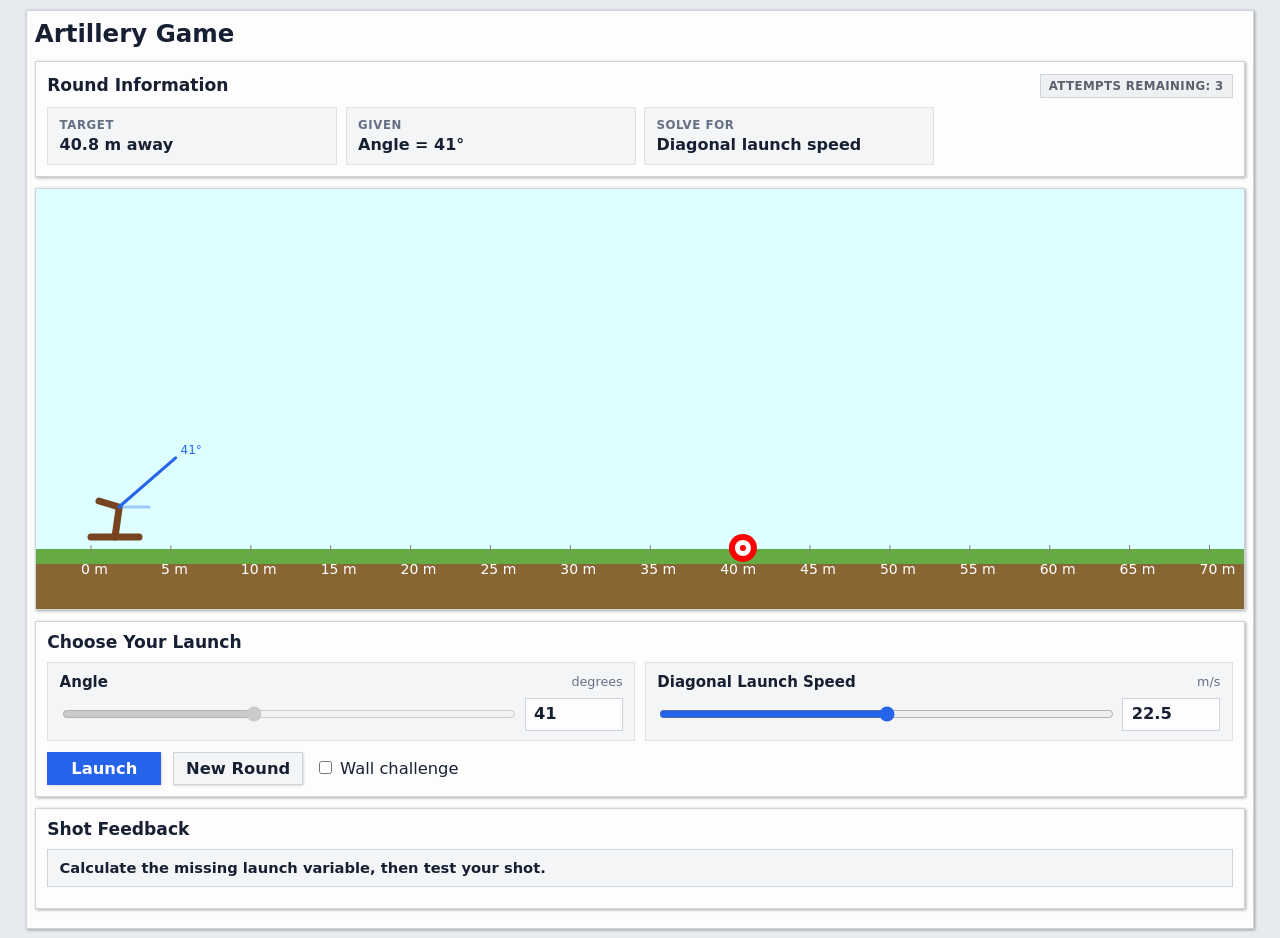
<file: artillery/index.html>
<!doctype html>
<html lang="en">
  <head>
    <meta charset="UTF-8" />
    <meta name="viewport" content="width=device-width, initial-scale=1.0" />
    <title>Projectile Motion Artillery</title>
    <link rel="stylesheet" href="style.css" />
  </head>

  <body>
    <main class="game-shell">
      <header class="game-header">
        <h1>Artillery Game</h1>
      </header>

      <section class="scenario-panel">
        <div class="section-heading-row">
          <h2>Round Information</h2>

          <strong id="attemptsRemaining" class="attempt-badge">
            Attempts remaining: 3
          </strong>
        </div>

        <div class="scenario-grid">
          <div class="info-card">
            <span class="info-label">Target</span>
            <strong id="targetInfo">—</strong>
          </div>

          <div class="info-card">
            <span class="info-label">Given</span>
            <strong id="givenInfo">—</strong>
          </div>

          <div class="info-card">
            <span class="info-label">Solve For</span>
            <strong id="solveInfo">—</strong>
          </div>

          <div id="wallCard" class="info-card" hidden>
            <span class="info-label">Wall</span>
            <strong id="wallInfo">—</strong>
          </div>
        </div>
      </section>

      <section class="canvas-panel">
        <canvas id="gameCanvas"></canvas>
      </section>

      <section class="controls-panel">
        <h2>Choose Your Launch</h2>

        <div class="controls-grid">
          <div class="control-group">
            <div class="control-label-row">
              <label for="angleInput">Angle</label>
              <span>degrees</span>
            </div>

            <div class="dual-control">
              <input id="angleSlider" type="range" min="20" max="70" step="1" />

              <input id="angleInput" type="number" min="20" max="70" step="1" />
            </div>
          </div>

          <div class="control-group">
            <div class="control-label-row">
              <label for="speedInput">Diagonal Launch Speed</label>
              <span>m/s</span>
            </div>

            <div class="dual-control">
              <input
                id="speedSlider"
                type="range"
                min="15"
                max="30"
                step="0.1"
              />

              <input
                id="speedInput"
                type="number"
                min="15"
                max="30"
                step="0.1"
              />
            </div>
          </div>
        </div>

        <div class="action-row">
          <button id="launchButton" class="button button-primary" type="button">
            Launch
          </button>

          <button
            id="newRoundButton"
            class="button button-secondary"
            type="button"
          >
            New Round
          </button>

          <label>
            <input id="wallToggle" type="checkbox" />
            Wall challenge
          </label>

          <p id="validationMessage" class="validation-message"></p>
        </div>
      </section>

      <section class="feedback-panel">
        <h2>Shot Feedback</h2>

        <div id="statusMessage" class="status-message status-neutral">
          Calculate the missing launch variable, then test your shot.
        </div>

        <div id="shotSummary" class="summary-list">
          <p class="summary-placeholder"></p>
        </div>
      </section>
    </main>

    <script src="script.js"></script>
  </body>
</html>
</file>
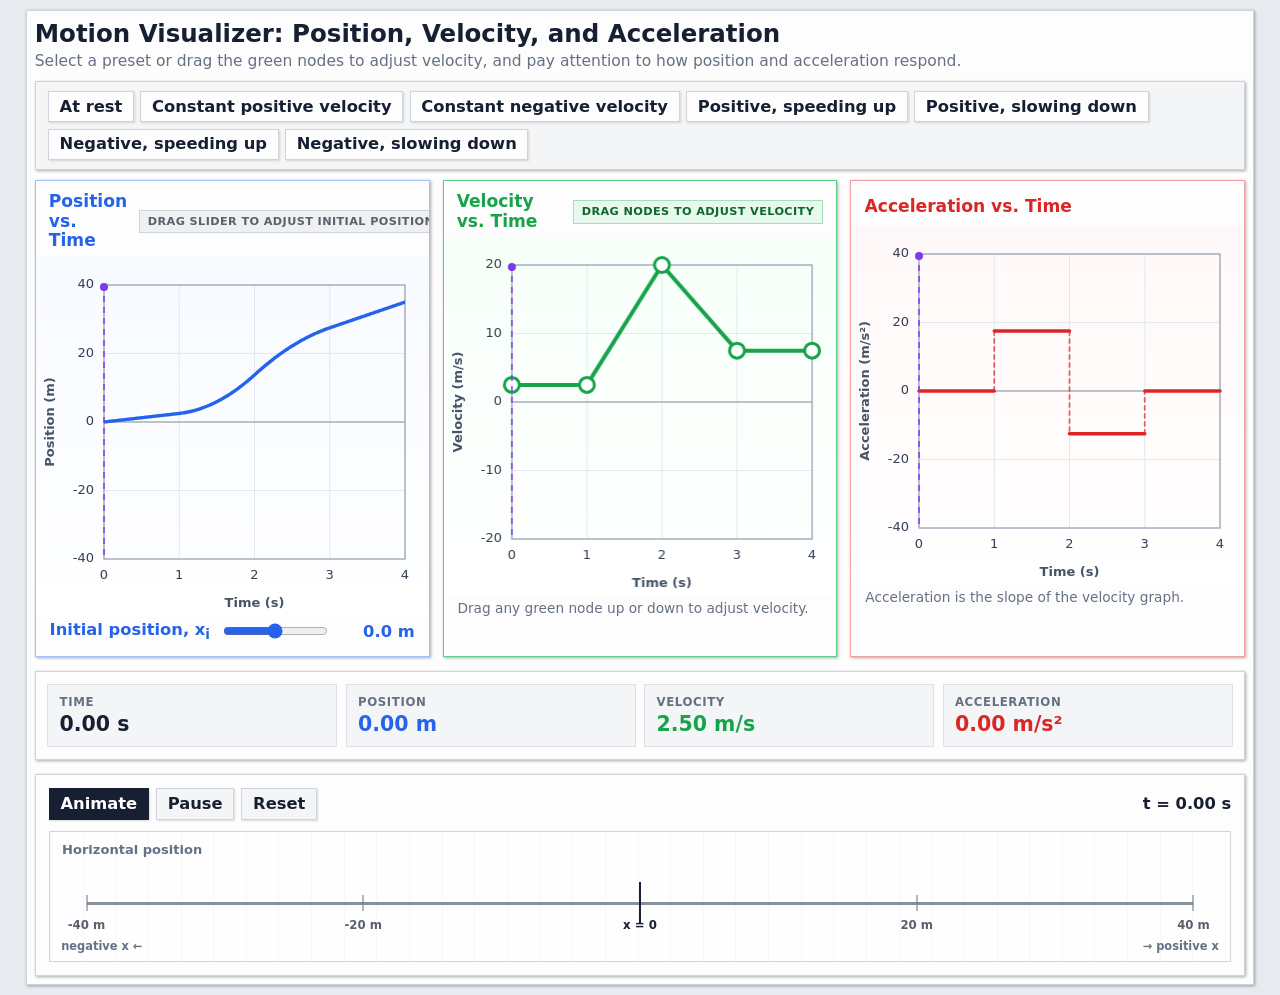
<file: pos_velo_accel/index.html>
<!doctype html>
<html lang="en">
  <head>
    <meta charset="UTF-8" />
    <meta name="viewport" content="width=device-width, initial-scale=1.0" />
    <title>Motion Visualizer: Position, Velocity, and Acceleration</title>
    <link rel="stylesheet" href="./style.css" />
  </head>

  <body>
    <main>
      <header>
        <h1>Motion Visualizer: Position, Velocity, and Acceleration</h1>
        <p class="subtitle">
          Select a preset or drag the green nodes to adjust velocity, and pay
          attention to how position and acceleration respond.
        </p>
      </header>

      <section class="preset-buttons" aria-label="Preset motion examples">
        <button class="preset-button" data-preset="rest">At rest</button>
        <button class="preset-button" data-preset="positive">
          Constant positive velocity
        </button>
        <button class="preset-button" data-preset="negative">
          Constant negative velocity
        </button>
        <button class="preset-button" data-preset="speed-right">
          Positive, speeding up
        </button>
        <button class="preset-button" data-preset="slow-right">
          Positive, slowing down
        </button>
        <button class="preset-button" data-preset="speed-left">
          Negative, speeding up
        </button>
        <button class="preset-button" data-preset="slow-left">
          Negative, slowing down
        </button>
      </section>

      <section class="graphs" aria-label="Motion graphs">
        <article class="graph-card position">
          <div class="graph-header">
            <h2 class="graph-title position-text">Position vs. Time</h2>
            <span class="badge locked"
              >Drag slider to adjust initial position</span
            >
          </div>

          <canvas
            id="positionCanvas"
            class="graph"
            aria-label="Position versus time graph"
          ></canvas>

          <div class="xi-control">
            <label for="xiSlider">Initial position, x<sub>i</sub></label>
            <input id="xiSlider" type="range" />
            <span id="xiValue">0.0 m</span>
          </div>
        </article>

        <article class="graph-card velocity">
          <div class="graph-header">
            <h2 class="graph-title velocity-text">Velocity vs. Time</h2>
            <span class="badge control">Drag nodes to adjust velocity</span>
          </div>

          <canvas
            id="velocityCanvas"
            class="graph"
            aria-label="Interactive velocity versus time graph"
          ></canvas>

          <div class="graph-note">
            Drag any green node up or down to adjust velocity.
          </div>
        </article>

        <article class="graph-card acceleration">
          <div class="graph-header">
            <h2 class="graph-title acceleration-text">Acceleration vs. Time</h2>
          </div>

          <canvas
            id="accelerationCanvas"
            class="graph"
            aria-label="Acceleration versus time graph"
          ></canvas>

          <div class="graph-note">
            Acceleration is the slope of the velocity graph.
          </div>
        </article>
      </section>

      <section class="live-panel" aria-label="Live motion data">
        <div class="live-item">
          <span class="label">Time</span>
          <span class="value" id="dataTime">0.00 s</span>
        </div>

        <div class="live-item position-value">
          <span class="label">Position</span>
          <span class="value" id="dataPosition">0.00 m</span>
        </div>

        <div class="live-item velocity-value">
          <span class="label">Velocity</span>
          <span class="value" id="dataVelocity">0.00 m/s</span>
        </div>

        <div class="live-item acceleration-value">
          <span class="label">Acceleration</span>
          <span class="value" id="dataAcceleration">0.00 m/s²</span>
        </div>
      </section>

      <section class="motion-panel" aria-label="Motion animation">
        <div class="motion-controls">
          <button id="animateButton" class="control-button primary">
            Animate
          </button>
          <button id="pauseButton" class="control-button secondary">
            Pause
          </button>
          <button id="resetAnimationButton" class="control-button secondary">
            Reset
          </button>
          <div class="time-readout" id="animationTime">t = 0.00 s</div>
        </div>

        <div class="motion-track">
          <div class="track-caption">Horizontal position</div>

          <div class="track-axis" id="trackAxis">
            <div id="car" aria-hidden="true">
              <img src="./car.png" alt="" />
            </div>
          </div>

          <span class="track-side left">negative x ←</span>
          <span class="track-side right">→ positive x</span>
        </div>
      </section>
    </main>

    <script>
      (() => {
        "use strict";

        // ================================================================
        // CONFIGURATION
        // Change ranges here; graphs, ticks, dragging, track, and animation
        // derive their scales automatically.
        // ================================================================

        const config = {
          times: [0, 1, 2, 3, 4],

          position: {
            min: -40,
            max: 40,
          },

          velocity: {
            min: -20,
            max: 20,
            dragStep: 0.1,
          },

          initialPosition: {
            min: -20,
            max: 20,
            step: 0.5,
            value: 0,
          },

          tickIntervals: 4,
        };

        const times = config.times;

        let velocities = [2.5, 2.5, 20, 7.5, 7.5];
        let initialPosition = config.initialPosition.value;

        const colors = {
          position: "#2563eb",
          velocity: "#16a34a",
          acceleration: "#dc2626",
          grid: "#e2e8f0",
          cursor: "#7c3aed",
          text: "#344054",
        };

        const presets = {
          rest: [0, 0, 0, 0, 0],
          positive: [5, 5, 5, 5, 5],
          negative: [-5, -5, -5, -5, -5],
          "speed-right": [0, 5, 10, 15, 20],
          "slow-right": [20, 15, 10, 5, 0],
          "speed-left": [0, -5, -10, -15, -20],
          "slow-left": [-20, -15, -10, -5, 0],
        };

        const positionCanvas = document.getElementById("positionCanvas");
        const velocityCanvas = document.getElementById("velocityCanvas");
        const accelerationCanvas =
          document.getElementById("accelerationCanvas");
        const canvases = [positionCanvas, velocityCanvas, accelerationCanvas];

        const xiSlider = document.getElementById("xiSlider");
        const xiValue = document.getElementById("xiValue");

        const dataTime = document.getElementById("dataTime");
        const dataPosition = document.getElementById("dataPosition");
        const dataVelocity = document.getElementById("dataVelocity");
        const dataAcceleration = document.getElementById("dataAcceleration");
        const animationTime = document.getElementById("animationTime");

        const animateButton = document.getElementById("animateButton");
        const pauseButton = document.getElementById("pauseButton");
        const resetAnimationButton = document.getElementById(
          "resetAnimationButton",
        );

        const trackAxis = document.getElementById("trackAxis");
        const car = document.getElementById("car");

        const margins = {
          left: 68,
          right: 24,
          top: 28,
          bottom: 58,
        };

        let selectedTime = times[0];
        let activeVelocityNode = null;
        let carVisible = false;
        let lastNonzeroDirection = 1;

        let animationState = "stopped";
        let animationStartWallTime = 0;
        let animationCurrentTime = times[0];
        let animationFrameId = null;

        function clamp(value, min, max) {
          return Math.max(min, Math.min(max, value));
        }

        function cleanNumber(value, decimals = 2) {
          const rounded = Number(value.toFixed(decimals));
          return Object.is(rounded, -0) ? 0 : rounded;
        }

        function smallestTimeInterval() {
          let smallest = Infinity;

          for (let i = 0; i < times.length - 1; i++) {
            smallest = Math.min(smallest, times[i + 1] - times[i]);
          }

          return smallest;
        }

        function rangeFor(quantity) {
          if (quantity === "time") {
            return {
              min: times[0],
              max: times[times.length - 1],
            };
          }

          if (quantity === "acceleration") {
            const maxAcceleration =
              (config.velocity.max - config.velocity.min) /
              smallestTimeInterval();

            return {
              min: -maxAcceleration,
              max: maxAcceleration,
            };
          }

          return config[quantity];
        }

        function niceTickStep(min, max, intervals = config.tickIntervals) {
          const roughStep = (max - min) / intervals;
          const magnitude = 10 ** Math.floor(Math.log10(roughStep));
          const normalized = roughStep / magnitude;

          let nice;

          if (normalized <= 1) nice = 1;
          else if (normalized <= 2) nice = 2;
          else if (normalized <= 5) nice = 5;
          else nice = 10;

          return nice * magnitude;
        }

        function makeTicks(min, max) {
          const step = niceTickStep(min, max);
          const ticks = [];
          const start = Math.ceil(min / step) * step;

          for (let value = start; value <= max + 1e-9; value += step) {
            ticks.push(cleanNumber(value, 10));
          }

          return ticks;
        }

        function intervalIndexAt(t) {
          const timeRange = rangeFor("time");
          const tc = clamp(t, timeRange.min, timeRange.max);

          if (tc >= timeRange.max) {
            return times.length - 2;
          }

          for (let i = 0; i < times.length - 1; i++) {
            if (tc >= times[i] && tc < times[i + 1]) {
              return i;
            }
          }

          return 0;
        }

        function intervalAcceleration(i) {
          const dt = times[i + 1] - times[i];
          return (velocities[i + 1] - velocities[i]) / dt;
        }

        // Velocity is linear between each pair of fixed-time nodes.
        function velocityAt(t) {
          const timeRange = rangeFor("time");
          const tc = clamp(t, timeRange.min, timeRange.max);
          const i = intervalIndexAt(tc);

          const t0 = times[i];
          const t1 = times[i + 1];
          const fraction = (tc - t0) / (t1 - t0);

          return velocities[i] + (velocities[i + 1] - velocities[i]) * fraction;
        }

        // Position is the exact integral of the piecewise-linear velocity graph.
        function positionAt(t) {
          const timeRange = rangeFor("time");
          const tc = clamp(t, timeRange.min, timeRange.max);
          const i = intervalIndexAt(tc);

          let x = initialPosition;

          for (let k = 0; k < i; k++) {
            const dt = times[k + 1] - times[k];
            x += ((velocities[k] + velocities[k + 1]) / 2) * dt;
          }

          const dtLocal = tc - times[i];
          const a = intervalAcceleration(i);

          return x + velocities[i] * dtLocal + 0.5 * a * dtLocal * dtLocal;
        }

        // Acceleration is constant within each straight velocity segment.
        // At a sharp interior corner, the instantaneous derivative is undefined.
        function accelerationAt(t) {
          const timeRange = rangeFor("time");
          const tc = clamp(t, timeRange.min, timeRange.max);
          const epsilon = 1e-8;

          for (let i = 1; i < times.length - 1; i++) {
            if (Math.abs(tc - times[i]) < epsilon) {
              const left = intervalAcceleration(i - 1);
              const right = intervalAcceleration(i);

              return Math.abs(left - right) < epsilon ? left : null;
            }
          }

          return intervalAcceleration(intervalIndexAt(tc));
        }

        function motionAt(t) {
          const timeRange = rangeFor("time");

          return {
            t: clamp(t, timeRange.min, timeRange.max),
            x: positionAt(t),
            v: velocityAt(t),
            a: accelerationAt(t),
          };
        }

        function ensureCanvasResolution(canvas) {
          const dpr = Math.min(window.devicePixelRatio || 1, 2);
          const width = Math.max(1, canvas.clientWidth);
          const height = Math.max(1, canvas.clientHeight);
          const targetWidth = Math.round(width * dpr);
          const targetHeight = Math.round(height * dpr);

          if (canvas.width !== targetWidth || canvas.height !== targetHeight) {
            canvas.width = targetWidth;
            canvas.height = targetHeight;
          }

          const ctx = canvas.getContext("2d");
          ctx.setTransform(dpr, 0, 0, dpr, 0, 0);

          return { ctx, width, height };
        }

        function plotRect(width, height) {
          return {
            left: margins.left,
            top: margins.top,
            right: width - margins.right,
            bottom: height - margins.bottom,
            width: width - margins.left - margins.right,
            height: height - margins.top - margins.bottom,
          };
        }

        function timeToX(t, rect) {
          const range = rangeFor("time");

          return (
            rect.left + ((t - range.min) / (range.max - range.min)) * rect.width
          );
        }

        function valueToY(value, yMin, yMax, rect) {
          return rect.bottom - ((value - yMin) / (yMax - yMin)) * rect.height;
        }

        function xToTime(x, rect) {
          const range = rangeFor("time");
          const fraction = (x - rect.left) / rect.width;

          return clamp(
            range.min + fraction * (range.max - range.min),
            range.min,
            range.max,
          );
        }

        function yToValue(y, yMin, yMax, rect) {
          const fraction = (rect.bottom - y) / rect.height;
          return clamp(yMin + fraction * (yMax - yMin), yMin, yMax);
        }

        function pointerCanvasPosition(event, canvas) {
          const rect = canvas.getBoundingClientRect();

          return {
            x: (event.clientX - rect.left) * (canvas.clientWidth / rect.width),
            y: (event.clientY - rect.top) * (canvas.clientHeight / rect.height),
          };
        }

        function drawGraphFrame(canvas, { yMin, yMax, yTicks, yLabel }) {
          const { ctx, width, height } = ensureCanvasResolution(canvas);
          const rect = plotRect(width, height);
          const timeRange = rangeFor("time");

          ctx.clearRect(0, 0, width, height);
          ctx.save();

          ctx.font = "13px system-ui, -apple-system, Segoe UI, sans-serif";
          ctx.fillStyle = colors.text;
          ctx.strokeStyle = colors.grid;
          ctx.lineWidth = 1;

          for (const t of makeTicks(timeRange.min, timeRange.max)) {
            const x = timeToX(t, rect);

            ctx.beginPath();
            ctx.moveTo(x, rect.top);
            ctx.lineTo(x, rect.bottom);
            ctx.stroke();

            ctx.textAlign = "center";
            ctx.textBaseline = "top";
            ctx.fillStyle = colors.text;
            ctx.fillText(String(t), x, rect.bottom + 10);
          }

          for (const value of yTicks) {
            const y = valueToY(value, yMin, yMax, rect);
            const isZero = Math.abs(value) < 1e-9;

            ctx.strokeStyle = isZero ? "#a5afbd" : colors.grid;
            ctx.lineWidth = isZero ? 1.6 : 1;

            ctx.beginPath();
            ctx.moveTo(rect.left, y);
            ctx.lineTo(rect.right, y);
            ctx.stroke();

            ctx.fillStyle = colors.text;
            ctx.textAlign = "right";
            ctx.textBaseline = "middle";
            ctx.fillText(String(value), rect.left - 10, y);
          }

          ctx.strokeStyle = "#9aa5b5";
          ctx.lineWidth = 1.25;
          ctx.strokeRect(rect.left, rect.top, rect.width, rect.height);

          ctx.fillStyle = "#475467";
          ctx.font = "700 13px system-ui, -apple-system, Segoe UI, sans-serif";
          ctx.textAlign = "center";
          ctx.textBaseline = "alphabetic";
          ctx.fillText("Time (s)", rect.left + rect.width / 2, height - 10);

          ctx.save();
          ctx.translate(18, rect.top + rect.height / 2);
          ctx.rotate(-Math.PI / 2);
          ctx.fillText(yLabel, 0, 0);
          ctx.restore();

          ctx.restore();

          return { ctx, rect };
        }

        function drawSelectedTimeCursor(ctx, rect) {
          const t =
            animationState === "playing" || animationState === "paused"
              ? animationCurrentTime
              : selectedTime;

          const x = timeToX(t, rect);

          ctx.save();
          ctx.strokeStyle = colors.cursor;
          ctx.lineWidth = animationState === "playing" ? 2 : 1.5;
          ctx.setLineDash([6, 5]);

          ctx.beginPath();
          ctx.moveTo(x, rect.top);
          ctx.lineTo(x, rect.bottom);
          ctx.stroke();

          ctx.setLineDash([]);
          ctx.fillStyle = colors.cursor;

          ctx.beginPath();
          ctx.arc(x, rect.top + 2, 4, 0, Math.PI * 2);
          ctx.fill();

          ctx.restore();
        }

        function drawPositionGraph() {
          const range = rangeFor("position");
          const timeRange = rangeFor("time");

          const { ctx, rect } = drawGraphFrame(positionCanvas, {
            yMin: range.min,
            yMax: range.max,
            yTicks: makeTicks(range.min, range.max),
            yLabel: "Position (m)",
          });

          ctx.save();

          // Position may physically exceed the displayed window.
          ctx.beginPath();
          ctx.rect(rect.left, rect.top, rect.width, rect.height);
          ctx.clip();

          ctx.beginPath();

          const samples = 240;

          for (let i = 0; i <= samples; i++) {
            const t =
              timeRange.min + (i / samples) * (timeRange.max - timeRange.min);

            const x = timeToX(t, rect);
            const y = valueToY(positionAt(t), range.min, range.max, rect);

            if (i === 0) {
              ctx.moveTo(x, y);
            } else {
              ctx.lineTo(x, y);
            }
          }

          ctx.strokeStyle = colors.position;
          ctx.lineWidth = 3.4;
          ctx.lineJoin = "round";
          ctx.lineCap = "round";
          ctx.stroke();
          ctx.restore();

          drawSelectedTimeCursor(ctx, rect);
        }

        function drawVelocityGraph() {
          const range = rangeFor("velocity");

          const { ctx, rect } = drawGraphFrame(velocityCanvas, {
            yMin: range.min,
            yMax: range.max,
            yTicks: makeTicks(range.min, range.max),
            yLabel: "Velocity (m/s)",
          });

          ctx.save();
          ctx.beginPath();

          for (let i = 0; i < times.length; i++) {
            const x = timeToX(times[i], rect);
            const y = valueToY(velocities[i], range.min, range.max, rect);

            if (i === 0) {
              ctx.moveTo(x, y);
            } else {
              ctx.lineTo(x, y);
            }
          }

          ctx.strokeStyle = colors.velocity;
          ctx.lineWidth = 4;
          ctx.lineJoin = "round";
          ctx.lineCap = "round";
          ctx.stroke();

          for (let i = 0; i < times.length; i++) {
            const x = timeToX(times[i], rect);
            const y = valueToY(velocities[i], range.min, range.max, rect);

            ctx.beginPath();
            ctx.arc(x, y, activeVelocityNode === i ? 9 : 7.5, 0, Math.PI * 2);
            ctx.fillStyle = "#fff";
            ctx.fill();
            ctx.lineWidth = activeVelocityNode === i ? 4 : 3;
            ctx.strokeStyle = colors.velocity;
            ctx.stroke();
          }

          if (activeVelocityNode !== null) {
            const i = activeVelocityNode;
            const x = timeToX(times[i], rect);
            const y = valueToY(velocities[i], range.min, range.max, rect);
            const label = `v = ${cleanNumber(velocities[i], 1).toFixed(1)} m/s`;

            ctx.font =
              "800 13px system-ui, -apple-system, Segoe UI, sans-serif";

            const boxWidth = ctx.measureText(label).width + 16;
            const boxHeight = 27;
            const boxX = clamp(
              x - boxWidth / 2,
              rect.left + 4,
              rect.right - boxWidth - 4,
            );
            const preferredY = y - 39;
            const boxY = preferredY < rect.top + 3 ? y + 16 : preferredY;

            ctx.fillStyle = "rgba(20, 83, 45, 0.94)";
            roundRectPath(ctx, boxX, boxY, boxWidth, boxHeight, 7);
            ctx.fill();

            ctx.fillStyle = "#fff";
            ctx.textAlign = "center";
            ctx.textBaseline = "middle";
            ctx.fillText(
              label,
              boxX + boxWidth / 2,
              boxY + boxHeight / 2 + 0.5,
            );
          }

          ctx.restore();
          drawSelectedTimeCursor(ctx, rect);
        }

        function drawAccelerationGraph() {
          const range = rangeFor("acceleration");

          const { ctx, rect } = drawGraphFrame(accelerationCanvas, {
            yMin: range.min,
            yMax: range.max,
            yTicks: makeTicks(range.min, range.max),
            yLabel: "Acceleration (m/s²)",
          });

          ctx.save();
          ctx.strokeStyle = colors.acceleration;
          ctx.lineWidth = 3.5;
          ctx.lineCap = "round";

          for (let i = 0; i < times.length - 1; i++) {
            const a = intervalAcceleration(i);
            const x0 = timeToX(times[i], rect);
            const x1 = timeToX(times[i + 1], rect);
            const y = valueToY(a, range.min, range.max, rect);

            ctx.beginPath();
            ctx.moveTo(x0, y);
            ctx.lineTo(x1, y);
            ctx.stroke();
          }

          ctx.setLineDash([4, 4]);
          ctx.lineWidth = 1.8;
          ctx.globalAlpha = 0.7;

          for (let i = 1; i < times.length - 1; i++) {
            const leftA = intervalAcceleration(i - 1);
            const rightA = intervalAcceleration(i);

            if (Math.abs(leftA - rightA) < 1e-9) {
              continue;
            }

            const x = timeToX(times[i], rect);
            const y1 = valueToY(leftA, range.min, range.max, rect);
            const y2 = valueToY(rightA, range.min, range.max, rect);

            ctx.beginPath();
            ctx.moveTo(x, y1);
            ctx.lineTo(x, y2);
            ctx.stroke();
          }

          ctx.restore();
          drawSelectedTimeCursor(ctx, rect);
        }

        function roundRectPath(ctx, x, y, width, height, radius) {
          const r = Math.min(radius, width / 2, height / 2);

          ctx.beginPath();
          ctx.moveTo(x + r, y);
          ctx.arcTo(x + width, y, x + width, y + height, r);
          ctx.arcTo(x + width, y + height, x, y + height, r);
          ctx.arcTo(x, y + height, x, y, r);
          ctx.arcTo(x, y, x + width, y, r);
          ctx.closePath();
        }

        function drawAllGraphs() {
          drawPositionGraph();
          drawVelocityGraph();
          drawAccelerationGraph();
        }

        function updateLiveData(t) {
          const state = motionAt(t);

          dataTime.textContent = `${cleanNumber(state.t).toFixed(2)} s`;
          dataPosition.textContent = `${cleanNumber(state.x).toFixed(2)} m`;
          dataVelocity.textContent = `${cleanNumber(state.v).toFixed(2)} m/s`;
          dataAcceleration.textContent =
            state.a === null
              ? "undefined"
              : `${cleanNumber(state.a).toFixed(2)} m/s²`;
        }

        function buildTrackTicks() {
          const range = rangeFor("position");

          for (const value of makeTicks(range.min, range.max)) {
            const percent =
              ((value - range.min) / (range.max - range.min)) * 100;

            const tick = document.createElement("div");
            tick.className = `track-tick${value === 0 ? " zero" : ""}`;
            tick.style.left = `${percent}%`;
            trackAxis.appendChild(tick);

            const label = document.createElement("div");
            label.className = `track-label${value === 0 ? " zero" : ""}`;
            label.style.left = `${percent}%`;
            label.textContent = value === 0 ? "x = 0" : `${value} m`;
            trackAxis.appendChild(label);
          }
        }

        function updateCar(t) {
          const state = motionAt(t);
          const range = rangeFor("position");

          // Do not clamp: positions beyond the display range move offscreen.
          const percent =
            ((state.x - range.min) / (range.max - range.min)) * 100;

          if (Math.abs(state.v) > 0.02) {
            lastNonzeroDirection = Math.sign(state.v);
          }

          car.style.display = carVisible ? "block" : "none";
          car.style.left = `${percent}%`;

          const scale = lastNonzeroDirection < 0 ? -1 : 1;
          car.style.transform = `translateX(-50%) scaleX(${scale})`;
        }

        function updateReadouts(t) {
          updateLiveData(t);
          animationTime.textContent = `t = ${cleanNumber(t).toFixed(2)} s`;
          updateCar(t);
        }

        function render() {
          drawAllGraphs();

          const t =
            animationState === "playing" || animationState === "paused"
              ? animationCurrentTime
              : selectedTime;

          updateReadouts(t);
        }

        function nearestVelocityNode(pointerX, pointerY) {
          const range = rangeFor("velocity");
          const { width, height } = ensureCanvasResolution(velocityCanvas);
          const rect = plotRect(width, height);

          let bestIndex = null;
          let bestDistance = Infinity;

          for (let i = 0; i < times.length; i++) {
            const x = timeToX(times[i], rect);
            const y = valueToY(velocities[i], range.min, range.max, rect);
            const distance = Math.hypot(pointerX - x, pointerY - y);

            if (distance < bestDistance) {
              bestDistance = distance;
              bestIndex = i;
            }
          }

          return bestDistance <= 24 ? bestIndex : null;
        }

        function setSelectedTimeFromPointer(event, canvas) {
          if (animationState === "playing") {
            return;
          }

          const p = pointerCanvasPosition(event, canvas);
          const { width, height } = ensureCanvasResolution(canvas);
          const rect = plotRect(width, height);

          selectedTime = xToTime(p.x, rect);

          if (animationState !== "paused") {
            animationCurrentTime = selectedTime;
          }

          render();
        }

        function dragVelocityNode(event) {
          const range = rangeFor("velocity");
          const p = pointerCanvasPosition(event, velocityCanvas);
          const { width, height } = ensureCanvasResolution(velocityCanvas);
          const rect = plotRect(width, height);

          let newVelocity = yToValue(p.y, range.min, range.max, rect);
          const step = config.velocity.dragStep;

          newVelocity = Math.round(newVelocity / step) * step;
          velocities[activeVelocityNode] = cleanNumber(newVelocity, 10);
          selectedTime = times[activeVelocityNode];

          render();
        }

        velocityCanvas.addEventListener("pointerdown", (event) => {
          event.preventDefault();

          const p = pointerCanvasPosition(event, velocityCanvas);
          const node = nearestVelocityNode(p.x, p.y);

          if (node === null) {
            setSelectedTimeFromPointer(event, velocityCanvas);
            return;
          }

          activeVelocityNode = node;
          selectedTime = times[node];
          velocityCanvas.setPointerCapture(event.pointerId);
          dragVelocityNode(event);
        });

        velocityCanvas.addEventListener("pointermove", (event) => {
          if (activeVelocityNode !== null) {
            event.preventDefault();
            dragVelocityNode(event);
          } else if (event.pointerType === "mouse") {
            setSelectedTimeFromPointer(event, velocityCanvas);
          }
        });

        function endVelocityDrag(event) {
          if (activeVelocityNode === null) {
            return;
          }

          activeVelocityNode = null;

          if (velocityCanvas.hasPointerCapture(event.pointerId)) {
            velocityCanvas.releasePointerCapture(event.pointerId);
          }

          render();
        }

        velocityCanvas.addEventListener("pointerup", endVelocityDrag);
        velocityCanvas.addEventListener("pointercancel", endVelocityDrag);

        for (const canvas of canvases) {
          if (canvas === velocityCanvas) {
            continue;
          }

          canvas.addEventListener("pointerdown", (event) => {
            event.preventDefault();
            setSelectedTimeFromPointer(event, canvas);
          });

          canvas.addEventListener("pointermove", (event) => {
            if (event.pointerType === "mouse") {
              setSelectedTimeFromPointer(event, canvas);
            }
          });
        }

        xiSlider.addEventListener("input", () => {
          initialPosition = Number(xiSlider.value);
          xiValue.textContent = `${initialPosition.toFixed(1)} m`;
          render();
        });

        document.querySelectorAll("[data-preset]").forEach((button) => {
          button.addEventListener("click", () => {
            const preset = presets[button.dataset.preset];

            if (!preset) {
              return;
            }

            velocities = [...preset];
            stopAnimationAtStart(true);
            render();
          });
        });

        function startAnimation() {
          const timeRange = rangeFor("time");

          carVisible = true;

          if (animationState === "finished" || animationState === "stopped") {
            animationCurrentTime = timeRange.min;
            selectedTime = timeRange.min;
          }

          animationState = "playing";
          animationStartWallTime =
            performance.now() - (animationCurrentTime - timeRange.min) * 1000;

          cancelAnimationFrame(animationFrameId);
          animationFrameId = requestAnimationFrame(animationStep);
          render();
        }

        function animationStep(now) {
          if (animationState !== "playing") {
            return;
          }

          const timeRange = rangeFor("time");

          animationCurrentTime = clamp(
            timeRange.min + (now - animationStartWallTime) / 1000,
            timeRange.min,
            timeRange.max,
          );

          selectedTime = animationCurrentTime;
          render();

          if (animationCurrentTime >= timeRange.max) {
            animationState = "finished";
            return;
          }

          animationFrameId = requestAnimationFrame(animationStep);
        }

        function pauseAnimation() {
          if (animationState !== "playing") {
            return;
          }

          animationState = "paused";
          cancelAnimationFrame(animationFrameId);
          render();
        }

        function stopAnimationAtStart(showCar = true) {
          const timeRange = rangeFor("time");

          cancelAnimationFrame(animationFrameId);

          animationState = "stopped";
          animationCurrentTime = timeRange.min;
          selectedTime = timeRange.min;
          carVisible = showCar;
          lastNonzeroDirection = velocityAt(timeRange.min) < 0 ? -1 : 1;
        }

        animateButton.addEventListener("click", startAnimation);
        pauseButton.addEventListener("click", pauseAnimation);
        resetAnimationButton.addEventListener("click", () => {
          stopAnimationAtStart(true);
          render();
        });

        xiSlider.min = config.initialPosition.min;
        xiSlider.max = config.initialPosition.max;
        xiSlider.step = config.initialPosition.step;
        xiSlider.value = initialPosition;
        xiValue.textContent = `${initialPosition.toFixed(1)} m`;

        let resizeTimer;

        window.addEventListener("resize", () => {
          clearTimeout(resizeTimer);
          resizeTimer = setTimeout(render, 60);
        });

        buildTrackTicks();
        render();
      })();
    </script>
  </body>
</html>
</file>
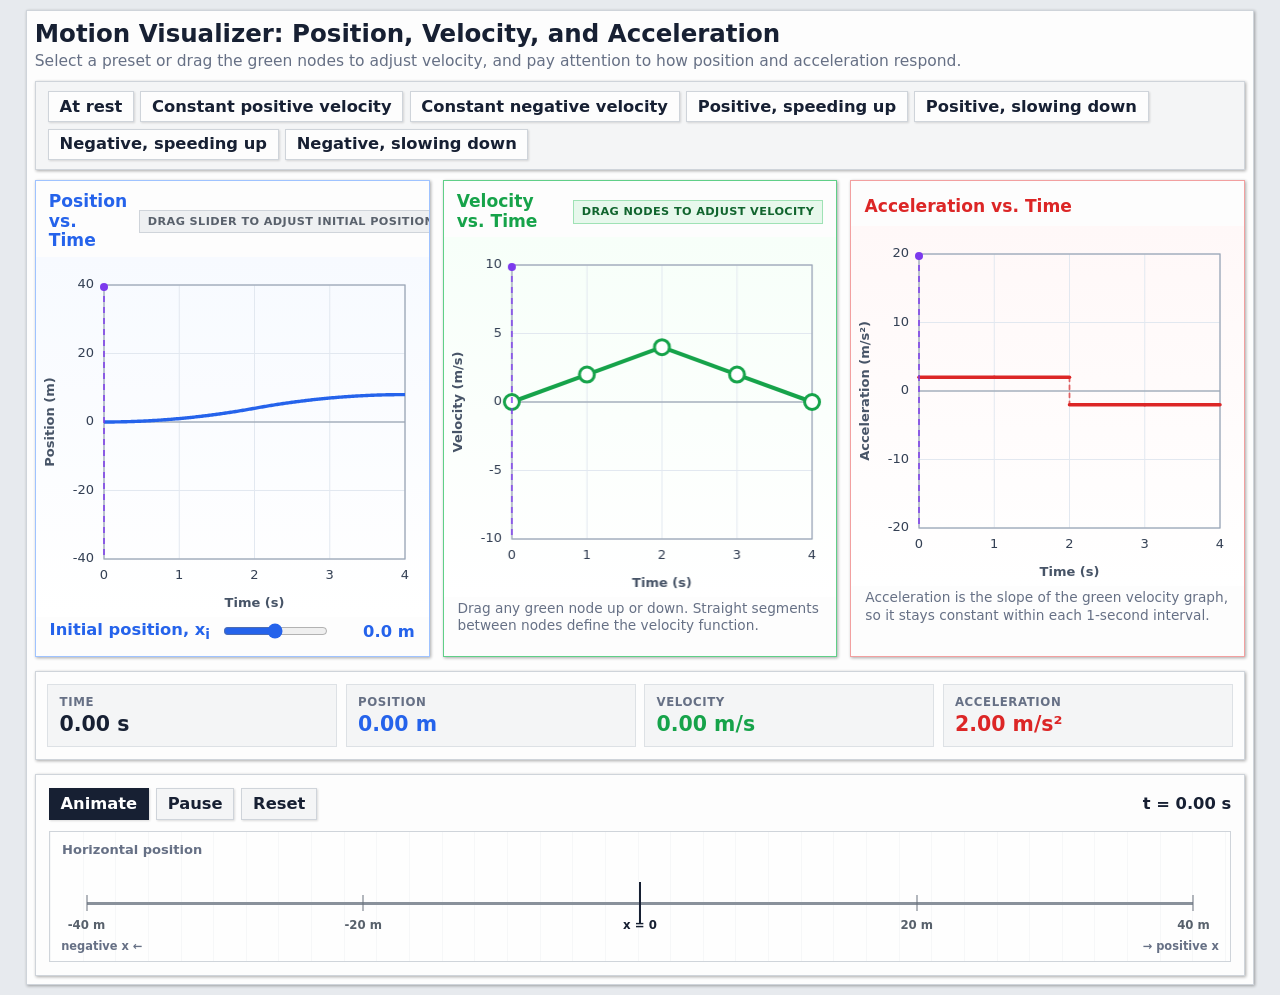
<file: physics/pos_velo_accel/index.html>
<!doctype html>
<html lang="en">
  <head>
    <meta charset="UTF-8" />
    <meta name="viewport" content="width=device-width, initial-scale=1.0" />
    <title>Motion Visualizer: Position, Velocity, and Acceleration</title>
    <link rel="stylesheet" href="./style.css" />
  </head>

  <body>
    <main>
      <header>
        <h1>Motion Visualizer: Position, Velocity, and Acceleration</h1>
        <p class="subtitle">
          Select a preset or drag the green nodes to adjust velocity, and pay
          attention to how position and acceleration respond.
        </p>
      </header>

      <section class="preset-buttons" aria-label="Preset motion examples">
        <button class="preset-button" data-preset="rest">At rest</button>
        <button class="preset-button" data-preset="positive">
          Constant positive velocity
        </button>
        <button class="preset-button" data-preset="negative">
          Constant negative velocity
        </button>
        <button class="preset-button" data-preset="speed-right">
          Positive, speeding up
        </button>
        <button class="preset-button" data-preset="slow-right">
          Positive, slowing down
        </button>
        <button class="preset-button" data-preset="speed-left">
          Negative, speeding up
        </button>
        <button class="preset-button" data-preset="slow-left">
          Negative, slowing down
        </button>
      </section>

      <section class="graphs" aria-label="Motion graphs">
        <article class="graph-card position">
          <div class="graph-header">
            <h2 class="graph-title position-text">Position vs. Time</h2>
            <span class="badge locked"
              >Drag slider to adjust initial position</span
            >
          </div>

          <canvas
            id="positionCanvas"
            class="graph"
            aria-label="Position versus time graph"
          ></canvas>

          <div class="xi-control">
            <label for="xiSlider">Initial position, x<sub>i</sub></label>
            <input
              id="xiSlider"
              type="range"
              min="-20"
              max="20"
              step="0.5"
              value="0"
            />
            <span id="xiValue">0.0 m</span>
          </div>
        </article>

        <article class="graph-card velocity">
          <div class="graph-header">
            <h2 class="graph-title velocity-text">Velocity vs. Time</h2>
            <span class="badge control">Drag nodes to adjust velocity</span>
          </div>

          <canvas
            id="velocityCanvas"
            class="graph"
            aria-label="Interactive velocity versus time graph"
          ></canvas>

          <div class="graph-note">
            Drag any green node up or down. Straight segments between nodes
            define the velocity function.
          </div>
        </article>

        <article class="graph-card acceleration">
          <div class="graph-header">
            <h2 class="graph-title acceleration-text">Acceleration vs. Time</h2>
          </div>

          <canvas
            id="accelerationCanvas"
            class="graph"
            aria-label="Acceleration versus time graph"
          ></canvas>

          <div class="graph-note">
            Acceleration is the slope of the green velocity graph, so it stays
            constant within each 1-second interval.
          </div>
        </article>
      </section>

      <section class="live-panel" aria-label="Live motion data">
        <div class="live-item">
          <span class="label">Time</span>
          <span class="value" id="dataTime">0.00 s</span>
        </div>

        <div class="live-item position-value">
          <span class="label">Position</span>
          <span class="value" id="dataPosition">0.00 m</span>
        </div>

        <div class="live-item velocity-value">
          <span class="label">Velocity</span>
          <span class="value" id="dataVelocity">0.00 m/s</span>
        </div>

        <div class="live-item acceleration-value">
          <span class="label">Acceleration</span>
          <span class="value" id="dataAcceleration">0.00 m/s²</span>
        </div>
      </section>

      <section class="motion-panel" aria-label="Motion animation">
        <div class="motion-controls">
          <button id="animateButton" class="control-button primary">
            Animate
          </button>
          <button id="pauseButton" class="control-button secondary">
            Pause
          </button>
          <button id="resetAnimationButton" class="control-button secondary">
            Reset
          </button>
          <div class="time-readout" id="animationTime">t = 0.00 s</div>
        </div>

        <div class="motion-track">
          <div class="track-caption">Horizontal position</div>

          <div class="track-axis" id="trackAxis">
            <div id="car" aria-hidden="true">
              <img src="./car.png" alt="" />
            </div>
          </div>

          <span class="track-side left">negative x ←</span>
          <span class="track-side right">→ positive x</span>
        </div>
      </section>
    </main>

    <script>
      (() => {
        "use strict";

        const times = [0, 1, 2, 3, 4];
        let velocities = [0, 2, 4, 2, 0];
        let initialPosition = 0;

        const TIME_MIN = 0;
        const TIME_MAX = 4;
        const VELOCITY_MIN = -10;
        const VELOCITY_MAX = 10;
        const POSITION_MIN = -40;
        const POSITION_MAX = 40;
        const ACCEL_MIN = -20;
        const ACCEL_MAX = 20;

        const colors = {
          position: "#2563eb",
          velocity: "#16a34a",
          acceleration: "#dc2626",
          grid: "#e2e8f0",
          cursor: "#7c3aed",
          text: "#344054",
        };

        const presets = {
          rest: [0, 0, 0, 0, 0],
          positive: [4, 4, 4, 4, 4],
          negative: [-4, -4, -4, -4, -4],
          "speed-right": [0, 2, 4, 6, 8],
          "slow-right": [8, 6, 4, 2, 0],
          "speed-left": [0, -2, -4, -6, -8],
          "slow-left": [-8, -6, -4, -2, 0],
        };

        const positionCanvas = document.getElementById("positionCanvas");
        const velocityCanvas = document.getElementById("velocityCanvas");
        const accelerationCanvas =
          document.getElementById("accelerationCanvas");
        const canvases = [positionCanvas, velocityCanvas, accelerationCanvas];

        const xiSlider = document.getElementById("xiSlider");
        const xiValue = document.getElementById("xiValue");

        const dataTime = document.getElementById("dataTime");
        const dataPosition = document.getElementById("dataPosition");
        const dataVelocity = document.getElementById("dataVelocity");
        const dataAcceleration = document.getElementById("dataAcceleration");
        const animationTime = document.getElementById("animationTime");

        const animateButton = document.getElementById("animateButton");
        const pauseButton = document.getElementById("pauseButton");
        const resetAnimationButton = document.getElementById(
          "resetAnimationButton",
        );

        const trackAxis = document.getElementById("trackAxis");
        const car = document.getElementById("car");

        const margins = {
          left: 68,
          right: 24,
          top: 28,
          bottom: 58,
        };

        let selectedTime = 0;
        let activeVelocityNode = null;
        let carVisible = false;
        let lastNonzeroDirection = 1;

        let animationState = "stopped";
        let animationStartWallTime = 0;
        let animationCurrentTime = 0;
        let animationFrameId = null;

        function clamp(value, min, max) {
          return Math.max(min, Math.min(max, value));
        }

        function cleanNumber(value, decimals = 2) {
          const rounded = Number(value.toFixed(decimals));
          return Object.is(rounded, -0) ? 0 : rounded;
        }

        function intervalIndexAt(t) {
          const tc = clamp(t, TIME_MIN, TIME_MAX);

          if (tc >= times[times.length - 1]) {
            return times.length - 2;
          }

          for (let i = 0; i < times.length - 1; i++) {
            if (tc >= times[i] && tc < times[i + 1]) {
              return i;
            }
          }

          return 0;
        }

        function intervalAcceleration(i) {
          const dt = times[i + 1] - times[i];
          return (velocities[i + 1] - velocities[i]) / dt;
        }

        // Velocity is linear between each pair of fixed-time nodes.
        function velocityAt(t) {
          const tc = clamp(t, TIME_MIN, TIME_MAX);
          const i = intervalIndexAt(tc);
          const t0 = times[i];
          const t1 = times[i + 1];
          const fraction = (tc - t0) / (t1 - t0);

          return velocities[i] + (velocities[i + 1] - velocities[i]) * fraction;
        }

        // Position is the exact integral of the piecewise-linear velocity graph.
        function positionAt(t) {
          const tc = clamp(t, TIME_MIN, TIME_MAX);
          const i = intervalIndexAt(tc);
          let x = initialPosition;

          for (let k = 0; k < i; k++) {
            const dt = times[k + 1] - times[k];
            x += ((velocities[k] + velocities[k + 1]) / 2) * dt;
          }

          const dtLocal = tc - times[i];
          const a = intervalAcceleration(i);

          return x + velocities[i] * dtLocal + 0.5 * a * dtLocal * dtLocal;
        }

        // Acceleration is the constant slope of each velocity segment.
        // At a sharp interior corner, the instantaneous derivative is undefined.
        function accelerationAt(t) {
          const tc = clamp(t, TIME_MIN, TIME_MAX);
          const epsilon = 1e-8;

          for (let i = 1; i < times.length - 1; i++) {
            if (Math.abs(tc - times[i]) < epsilon) {
              const left = intervalAcceleration(i - 1);
              const right = intervalAcceleration(i);
              return Math.abs(left - right) < epsilon ? left : null;
            }
          }

          return intervalAcceleration(intervalIndexAt(tc));
        }

        function motionAt(t) {
          return {
            t: clamp(t, TIME_MIN, TIME_MAX),
            x: positionAt(t),
            v: velocityAt(t),
            a: accelerationAt(t),
          };
        }

        function ensureCanvasResolution(canvas) {
          const dpr = Math.min(window.devicePixelRatio || 1, 2);
          const width = Math.max(1, canvas.clientWidth);
          const height = Math.max(1, canvas.clientHeight);
          const targetWidth = Math.round(width * dpr);
          const targetHeight = Math.round(height * dpr);

          if (canvas.width !== targetWidth || canvas.height !== targetHeight) {
            canvas.width = targetWidth;
            canvas.height = targetHeight;
          }

          const ctx = canvas.getContext("2d");
          ctx.setTransform(dpr, 0, 0, dpr, 0, 0);

          return { ctx, width, height };
        }

        function plotRect(width, height) {
          return {
            left: margins.left,
            top: margins.top,
            right: width - margins.right,
            bottom: height - margins.bottom,
            width: width - margins.left - margins.right,
            height: height - margins.top - margins.bottom,
          };
        }

        function timeToX(t, rect) {
          return (
            rect.left + ((t - TIME_MIN) / (TIME_MAX - TIME_MIN)) * rect.width
          );
        }

        function valueToY(value, yMin, yMax, rect) {
          return rect.bottom - ((value - yMin) / (yMax - yMin)) * rect.height;
        }

        function xToTime(x, rect) {
          const fraction = (x - rect.left) / rect.width;

          return clamp(
            TIME_MIN + fraction * (TIME_MAX - TIME_MIN),
            TIME_MIN,
            TIME_MAX,
          );
        }

        function yToValue(y, yMin, yMax, rect) {
          const fraction = (rect.bottom - y) / rect.height;
          return clamp(yMin + fraction * (yMax - yMin), yMin, yMax);
        }

        function pointerCanvasPosition(event, canvas) {
          const rect = canvas.getBoundingClientRect();

          return {
            x: (event.clientX - rect.left) * (canvas.clientWidth / rect.width),
            y: (event.clientY - rect.top) * (canvas.clientHeight / rect.height),
          };
        }

        function drawGraphFrame(canvas, { yMin, yMax, yTicks, yLabel }) {
          const { ctx, width, height } = ensureCanvasResolution(canvas);
          const rect = plotRect(width, height);

          ctx.clearRect(0, 0, width, height);
          ctx.save();

          ctx.font = "13px system-ui, -apple-system, Segoe UI, sans-serif";
          ctx.fillStyle = colors.text;
          ctx.strokeStyle = colors.grid;
          ctx.lineWidth = 1;

          for (let t = TIME_MIN; t <= TIME_MAX; t += 1) {
            const x = timeToX(t, rect);

            ctx.beginPath();
            ctx.moveTo(x, rect.top);
            ctx.lineTo(x, rect.bottom);
            ctx.stroke();

            ctx.textAlign = "center";
            ctx.textBaseline = "top";
            ctx.fillStyle = colors.text;
            ctx.fillText(String(t), x, rect.bottom + 10);
          }

          for (const value of yTicks) {
            const y = valueToY(value, yMin, yMax, rect);
            const isZero = Math.abs(value) < 1e-9;

            ctx.strokeStyle = isZero ? "#a5afbd" : colors.grid;
            ctx.lineWidth = isZero ? 1.6 : 1;

            ctx.beginPath();
            ctx.moveTo(rect.left, y);
            ctx.lineTo(rect.right, y);
            ctx.stroke();

            ctx.fillStyle = colors.text;
            ctx.textAlign = "right";
            ctx.textBaseline = "middle";
            ctx.fillText(String(value), rect.left - 10, y);
          }

          ctx.strokeStyle = "#9aa5b5";
          ctx.lineWidth = 1.25;
          ctx.strokeRect(rect.left, rect.top, rect.width, rect.height);

          ctx.fillStyle = "#475467";
          ctx.font = "700 13px system-ui, -apple-system, Segoe UI, sans-serif";
          ctx.textAlign = "center";
          ctx.textBaseline = "alphabetic";
          ctx.fillText("Time (s)", rect.left + rect.width / 2, height - 10);

          ctx.save();
          ctx.translate(18, rect.top + rect.height / 2);
          ctx.rotate(-Math.PI / 2);
          ctx.fillText(yLabel, 0, 0);
          ctx.restore();

          ctx.restore();

          return { ctx, rect };
        }

        function drawSelectedTimeCursor(ctx, rect) {
          const t =
            animationState === "playing" || animationState === "paused"
              ? animationCurrentTime
              : selectedTime;

          const x = timeToX(t, rect);

          ctx.save();
          ctx.strokeStyle = colors.cursor;
          ctx.lineWidth = animationState === "playing" ? 2 : 1.5;
          ctx.setLineDash([6, 5]);

          ctx.beginPath();
          ctx.moveTo(x, rect.top);
          ctx.lineTo(x, rect.bottom);
          ctx.stroke();

          ctx.setLineDash([]);
          ctx.fillStyle = colors.cursor;

          ctx.beginPath();
          ctx.arc(x, rect.top + 2, 4, 0, Math.PI * 2);
          ctx.fill();

          ctx.restore();
        }

        function drawPositionGraph() {
          const { ctx, rect } = drawGraphFrame(positionCanvas, {
            yMin: POSITION_MIN,
            yMax: POSITION_MAX,
            yTicks: [-40, -20, 0, 20, 40],
            yLabel: "Position (m)",
          });

          ctx.save();
          ctx.beginPath();
          ctx.rect(rect.left, rect.top, rect.width, rect.height);
          ctx.clip();

          ctx.beginPath();

          const samples = 240;

          for (let i = 0; i <= samples; i++) {
            const t = TIME_MIN + (i / samples) * (TIME_MAX - TIME_MIN);
            const x = timeToX(t, rect);
            const y = valueToY(positionAt(t), POSITION_MIN, POSITION_MAX, rect);

            if (i === 0) {
              ctx.moveTo(x, y);
            } else {
              ctx.lineTo(x, y);
            }
          }

          ctx.strokeStyle = colors.position;
          ctx.lineWidth = 3.4;
          ctx.lineJoin = "round";
          ctx.lineCap = "round";
          ctx.stroke();
          ctx.restore();

          drawSelectedTimeCursor(ctx, rect);
        }

        function drawVelocityGraph() {
          const { ctx, rect } = drawGraphFrame(velocityCanvas, {
            yMin: VELOCITY_MIN,
            yMax: VELOCITY_MAX,
            yTicks: [-10, -5, 0, 5, 10],
            yLabel: "Velocity (m/s)",
          });

          ctx.save();
          ctx.beginPath();

          for (let i = 0; i < times.length; i++) {
            const x = timeToX(times[i], rect);
            const y = valueToY(velocities[i], VELOCITY_MIN, VELOCITY_MAX, rect);

            if (i === 0) {
              ctx.moveTo(x, y);
            } else {
              ctx.lineTo(x, y);
            }
          }

          ctx.strokeStyle = colors.velocity;
          ctx.lineWidth = 4;
          ctx.lineJoin = "round";
          ctx.lineCap = "round";
          ctx.stroke();

          for (let i = 0; i < times.length; i++) {
            const x = timeToX(times[i], rect);
            const y = valueToY(velocities[i], VELOCITY_MIN, VELOCITY_MAX, rect);

            ctx.beginPath();
            ctx.arc(x, y, activeVelocityNode === i ? 9 : 7.5, 0, Math.PI * 2);
            ctx.fillStyle = "#fff";
            ctx.fill();
            ctx.lineWidth = activeVelocityNode === i ? 4 : 3;
            ctx.strokeStyle = colors.velocity;
            ctx.stroke();
          }

          if (activeVelocityNode !== null) {
            const i = activeVelocityNode;
            const x = timeToX(times[i], rect);
            const y = valueToY(velocities[i], VELOCITY_MIN, VELOCITY_MAX, rect);
            const label = `v = ${cleanNumber(velocities[i], 1).toFixed(1)} m/s`;

            ctx.font =
              "800 13px system-ui, -apple-system, Segoe UI, sans-serif";

            const boxWidth = ctx.measureText(label).width + 16;
            const boxHeight = 27;
            const boxX = clamp(
              x - boxWidth / 2,
              rect.left + 4,
              rect.right - boxWidth - 4,
            );
            const preferredY = y - 39;
            const boxY = preferredY < rect.top + 3 ? y + 16 : preferredY;

            ctx.fillStyle = "rgba(20, 83, 45, 0.94)";
            roundRectPath(ctx, boxX, boxY, boxWidth, boxHeight, 7);
            ctx.fill();

            ctx.fillStyle = "#fff";
            ctx.textAlign = "center";
            ctx.textBaseline = "middle";
            ctx.fillText(
              label,
              boxX + boxWidth / 2,
              boxY + boxHeight / 2 + 0.5,
            );
          }

          ctx.restore();
          drawSelectedTimeCursor(ctx, rect);
        }

        function drawAccelerationGraph() {
          const { ctx, rect } = drawGraphFrame(accelerationCanvas, {
            yMin: ACCEL_MIN,
            yMax: ACCEL_MAX,
            yTicks: [-20, -10, 0, 10, 20],
            yLabel: "Acceleration (m/s²)",
          });

          ctx.save();
          ctx.strokeStyle = colors.acceleration;
          ctx.lineWidth = 3.5;
          ctx.lineCap = "round";

          for (let i = 0; i < times.length - 1; i++) {
            const a = intervalAcceleration(i);
            const x0 = timeToX(times[i], rect);
            const x1 = timeToX(times[i + 1], rect);
            const y = valueToY(a, ACCEL_MIN, ACCEL_MAX, rect);

            ctx.beginPath();
            ctx.moveTo(x0, y);
            ctx.lineTo(x1, y);
            ctx.stroke();
          }

          ctx.setLineDash([4, 4]);
          ctx.lineWidth = 1.8;
          ctx.globalAlpha = 0.7;

          for (let i = 1; i < times.length - 1; i++) {
            const leftA = intervalAcceleration(i - 1);
            const rightA = intervalAcceleration(i);

            if (Math.abs(leftA - rightA) < 1e-9) {
              continue;
            }

            const x = timeToX(times[i], rect);
            const y1 = valueToY(leftA, ACCEL_MIN, ACCEL_MAX, rect);
            const y2 = valueToY(rightA, ACCEL_MIN, ACCEL_MAX, rect);

            ctx.beginPath();
            ctx.moveTo(x, y1);
            ctx.lineTo(x, y2);
            ctx.stroke();
          }

          ctx.restore();
          drawSelectedTimeCursor(ctx, rect);
        }

        function roundRectPath(ctx, x, y, width, height, radius) {
          const r = Math.min(radius, width / 2, height / 2);

          ctx.beginPath();
          ctx.moveTo(x + r, y);
          ctx.arcTo(x + width, y, x + width, y + height, r);
          ctx.arcTo(x + width, y + height, x, y + height, r);
          ctx.arcTo(x, y + height, x, y, r);
          ctx.arcTo(x, y, x + width, y, r);
          ctx.closePath();
        }

        function drawAllGraphs() {
          drawPositionGraph();
          drawVelocityGraph();
          drawAccelerationGraph();
        }

        function updateLiveData(t) {
          const state = motionAt(t);

          dataTime.textContent = `${cleanNumber(state.t).toFixed(2)} s`;
          dataPosition.textContent = `${cleanNumber(state.x).toFixed(2)} m`;
          dataVelocity.textContent = `${cleanNumber(state.v).toFixed(2)} m/s`;
          dataAcceleration.textContent =
            state.a === null
              ? "undefined"
              : `${cleanNumber(state.a).toFixed(2)} m/s²`;
        }

        function buildTrackTicks() {
          for (const value of [-40, -20, 0, 20, 40]) {
            const percent =
              ((value - POSITION_MIN) / (POSITION_MAX - POSITION_MIN)) * 100;

            const tick = document.createElement("div");
            tick.className = `track-tick${value === 0 ? " zero" : ""}`;
            tick.style.left = `${percent}%`;
            trackAxis.appendChild(tick);

            const label = document.createElement("div");
            label.className = `track-label${value === 0 ? " zero" : ""}`;
            label.style.left = `${percent}%`;
            label.textContent = value === 0 ? "x = 0" : `${value} m`;
            trackAxis.appendChild(label);
          }
        }

        // Map calculated physical position directly onto the track.
        // Values outside ±40 m continue past the visible track rather than clamp.
        function updateCar(t) {
          const state = motionAt(t);
          const percent =
            ((state.x - POSITION_MIN) / (POSITION_MAX - POSITION_MIN)) * 100;

          if (Math.abs(state.v) > 0.02) {
            lastNonzeroDirection = Math.sign(state.v);
          }

          car.style.display = carVisible ? "block" : "none";
          car.style.left = `${percent}%`;

          const scale = lastNonzeroDirection < 0 ? -1 : 1;
          car.style.transform = `translateX(-50%) scaleX(${scale})`;
        }

        function updateReadouts(t) {
          updateLiveData(t);
          animationTime.textContent = `t = ${cleanNumber(t).toFixed(2)} s`;
          updateCar(t);
        }

        function render() {
          drawAllGraphs();

          const t =
            animationState === "playing" || animationState === "paused"
              ? animationCurrentTime
              : selectedTime;

          updateReadouts(t);
        }

        function nearestVelocityNode(pointerX, pointerY) {
          const { width, height } = ensureCanvasResolution(velocityCanvas);
          const rect = plotRect(width, height);

          let bestIndex = null;
          let bestDistance = Infinity;

          for (let i = 0; i < times.length; i++) {
            const x = timeToX(times[i], rect);
            const y = valueToY(velocities[i], VELOCITY_MIN, VELOCITY_MAX, rect);
            const distance = Math.hypot(pointerX - x, pointerY - y);

            if (distance < bestDistance) {
              bestDistance = distance;
              bestIndex = i;
            }
          }

          return bestDistance <= 24 ? bestIndex : null;
        }

        function setSelectedTimeFromPointer(event, canvas) {
          if (animationState === "playing") {
            return;
          }

          const p = pointerCanvasPosition(event, canvas);
          const { width, height } = ensureCanvasResolution(canvas);
          const rect = plotRect(width, height);

          selectedTime = xToTime(p.x, rect);

          if (animationState !== "paused") {
            animationCurrentTime = selectedTime;
          }

          render();
        }

        function dragVelocityNode(event) {
          const p = pointerCanvasPosition(event, velocityCanvas);
          const { width, height } = ensureCanvasResolution(velocityCanvas);
          const rect = plotRect(width, height);

          let newVelocity = yToValue(p.y, VELOCITY_MIN, VELOCITY_MAX, rect);

          newVelocity = Math.round(newVelocity * 10) / 10;
          velocities[activeVelocityNode] = newVelocity;
          selectedTime = times[activeVelocityNode];

          render();
        }

        velocityCanvas.addEventListener("pointerdown", (event) => {
          event.preventDefault();

          const p = pointerCanvasPosition(event, velocityCanvas);
          const node = nearestVelocityNode(p.x, p.y);

          if (node === null) {
            setSelectedTimeFromPointer(event, velocityCanvas);
            return;
          }

          activeVelocityNode = node;
          selectedTime = times[node];
          velocityCanvas.setPointerCapture(event.pointerId);
          dragVelocityNode(event);
        });

        velocityCanvas.addEventListener("pointermove", (event) => {
          if (activeVelocityNode !== null) {
            event.preventDefault();
            dragVelocityNode(event);
          } else if (event.pointerType === "mouse") {
            setSelectedTimeFromPointer(event, velocityCanvas);
          }
        });

        function endVelocityDrag(event) {
          if (activeVelocityNode === null) {
            return;
          }

          activeVelocityNode = null;

          if (velocityCanvas.hasPointerCapture(event.pointerId)) {
            velocityCanvas.releasePointerCapture(event.pointerId);
          }

          render();
        }

        velocityCanvas.addEventListener("pointerup", endVelocityDrag);
        velocityCanvas.addEventListener("pointercancel", endVelocityDrag);

        for (const canvas of canvases) {
          if (canvas === velocityCanvas) {
            continue;
          }

          canvas.addEventListener("pointerdown", (event) => {
            event.preventDefault();
            setSelectedTimeFromPointer(event, canvas);
          });

          canvas.addEventListener("pointermove", (event) => {
            if (event.pointerType === "mouse") {
              setSelectedTimeFromPointer(event, canvas);
            }
          });
        }

        xiSlider.addEventListener("input", () => {
          initialPosition = Number(xiSlider.value);
          xiValue.textContent = `${initialPosition.toFixed(1)} m`;
          render();
        });

        document.querySelectorAll("[data-preset]").forEach((button) => {
          button.addEventListener("click", () => {
            const preset = presets[button.dataset.preset];

            if (!preset) {
              return;
            }

            velocities = [...preset];
            stopAnimationAtStart(true);
            render();
          });
        });

        function startAnimation() {
          carVisible = true;

          if (animationState === "finished" || animationState === "stopped") {
            animationCurrentTime = 0;
            selectedTime = 0;
          }

          animationState = "playing";
          animationStartWallTime =
            performance.now() - animationCurrentTime * 1000;

          cancelAnimationFrame(animationFrameId);
          animationFrameId = requestAnimationFrame(animationStep);
          render();
        }

        function animationStep(now) {
          if (animationState !== "playing") {
            return;
          }

          animationCurrentTime = clamp(
            (now - animationStartWallTime) / 1000,
            TIME_MIN,
            TIME_MAX,
          );

          selectedTime = animationCurrentTime;
          render();

          if (animationCurrentTime >= TIME_MAX) {
            animationState = "finished";
            return;
          }

          animationFrameId = requestAnimationFrame(animationStep);
        }

        function pauseAnimation() {
          if (animationState !== "playing") {
            return;
          }

          animationState = "paused";
          cancelAnimationFrame(animationFrameId);
          render();
        }

        function stopAnimationAtStart(showCar = true) {
          cancelAnimationFrame(animationFrameId);

          animationState = "stopped";
          animationCurrentTime = 0;
          selectedTime = 0;
          carVisible = showCar;
          lastNonzeroDirection = velocityAt(0) < 0 ? -1 : 1;
        }

        animateButton.addEventListener("click", startAnimation);
        pauseButton.addEventListener("click", pauseAnimation);
        resetAnimationButton.addEventListener("click", () => {
          stopAnimationAtStart(true);
          render();
        });

        let resizeTimer;

        window.addEventListener("resize", () => {
          clearTimeout(resizeTimer);
          resizeTimer = setTimeout(render, 60);
        });

        buildTrackTicks();
        render();
      })();
    </script>
  </body>
</html>
</file>
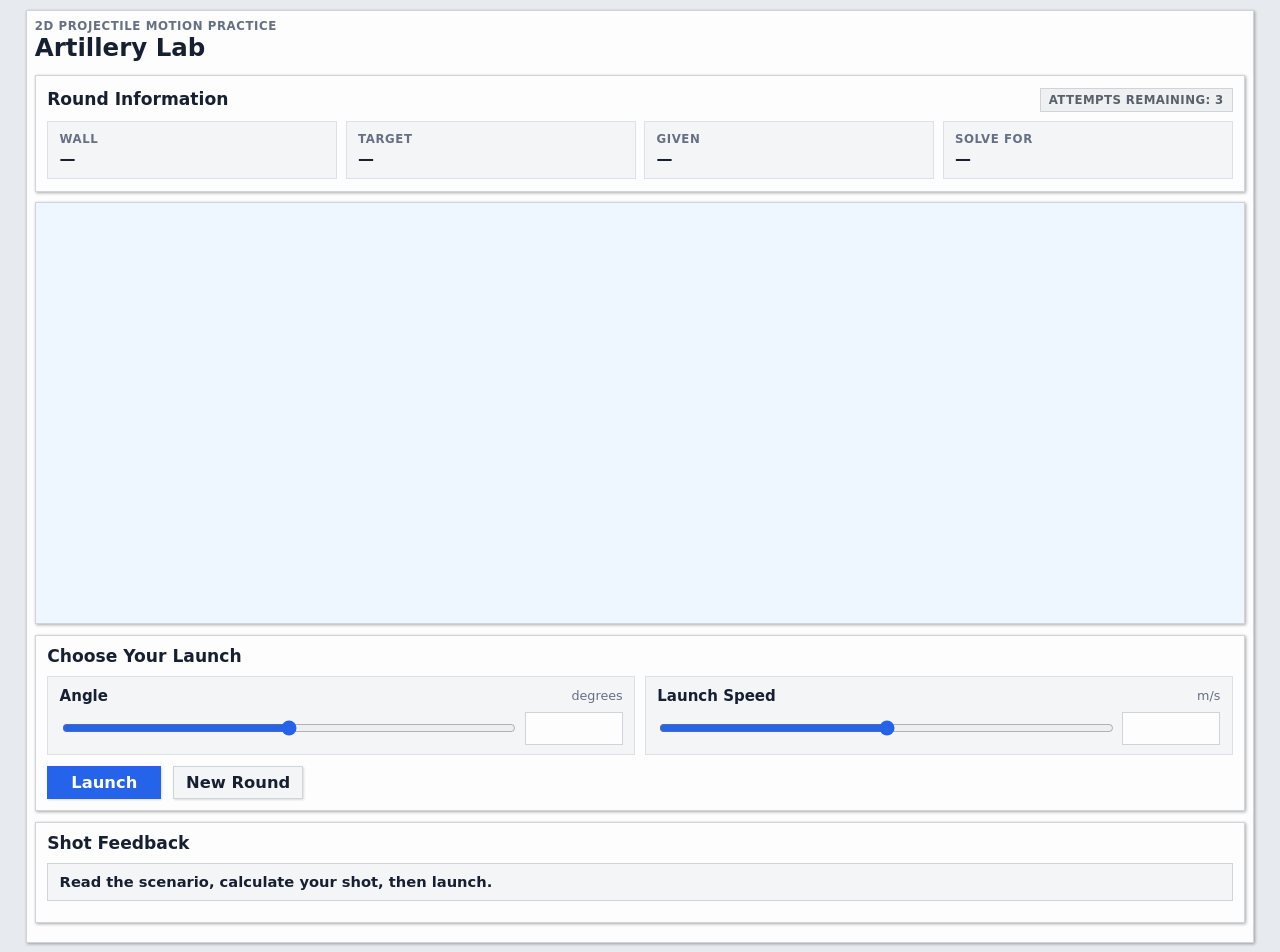
<file: artillery/artillery.html>
<!doctype html>
<html lang="en">
  <head>
    <meta charset="UTF-8" />
    <meta name="viewport" content="width=device-width, initial-scale=1.0" />
    <title>Projectile Motion Artillery</title>
    <link rel="stylesheet" href="style.css" />
  </head>

  <body>
    <main class="game-shell">
      <header class="game-header">
        <div>
          <p class="eyebrow">2D Projectile Motion Practice</p>
          <h1>Artillery Lab</h1>
        </div>
      </header>

      <section class="scenario-panel">
        <div class="section-heading-row">
          <h2>Round Information</h2>
          <strong id="attemptsRemaining" class="attempt-badge">
            Attempts remaining: 3
          </strong>
        </div>

        <div class="scenario-grid">
          <div class="info-card">
            <span class="info-label">Wall</span>
            <strong id="wallInfo">—</strong>
          </div>

          <div class="info-card">
            <span class="info-label">Target</span>
            <strong id="targetInfo">—</strong>
          </div>

          <div class="info-card">
            <span class="info-label">Given</span>
            <strong id="givenInfo">—</strong>
          </div>

          <div class="info-card">
            <span class="info-label">Solve For</span>
            <strong id="solveInfo">—</strong>
          </div>
        </div>
      </section>

      <section class="canvas-panel">
        <canvas id="gameCanvas"></canvas>
      </section>

      <section class="controls-panel">
        <h2>Choose Your Launch</h2>

        <div class="controls-grid">
          <div class="control-group">
            <div class="control-label-row">
              <label for="angleInput">Angle</label>
              <span>degrees</span>
            </div>

            <div class="dual-control">
              <input id="angleSlider" type="range" min="20" max="70" step="1" />

              <input id="angleInput" type="number" min="20" max="70" step="1" />
            </div>
          </div>

          <div class="control-group">
            <div class="control-label-row">
              <label for="speedInput">Launch Speed</label>
              <span>m/s</span>
            </div>

            <div class="dual-control">
              <input
                id="speedSlider"
                type="range"
                min="15"
                max="30"
                step="0.1"
              />

              <input
                id="speedInput"
                type="number"
                min="15"
                max="30"
                step="0.1"
              />
            </div>
          </div>
        </div>

        <div class="action-row">
          <button id="launchButton" class="button button-primary" type="button">
            Launch
          </button>

          <button
            id="newRoundButton"
            class="button button-secondary"
            type="button"
          >
            New Round
          </button>

          <p id="validationMessage" class="validation-message"></p>
        </div>
      </section>

      <section class="feedback-panel">
        <h2>Shot Feedback</h2>

        <div id="statusMessage" class="status-message status-neutral">
          Read the scenario, calculate your shot, then launch.
        </div>

        <div id="shotSummary" class="summary-list">
          <p class="summary-placeholder"></p>
        </div>
      </section>
    </main>

    <script src="script.js"></script>
  </body>
</html>
</file>
<file: artillery/style.css>
:root {
  --shadow: 1px 1px 3px #0005;

  --primary: #2563eb;
  --secondary: #e7eaee;

  --bg: #fdfdfd;
  --alt-bg: #f4f5f6;
  --text: #172033;
  --muted: #667085;
  --border: #cfd4da;

  --success: #15803d;
  --success-bg: #eaf7ee;

  --danger: #b42318;
  --danger-bg: #fbeceb;

  --warning: #8a6100;
  --warning-bg: #fff6db;
}

*,
*::before,
*::after {
  box-sizing: border-box;
}

html,
body {
  max-width: 100%;
  cursor: default;
  caret-color: transparent;
}

html {
  overflow-x: hidden;
  font-size: 102%;
  background: var(--secondary);
}

body {
  width: 96vw;
  max-width: 110rem;
  min-width: 320px;
  margin: 0.6rem auto;
  padding: 0.5rem;

  color: var(--text);
  background: var(--bg);
  border: 1px solid var(--border);
  box-shadow: var(--shadow);

  font-family:
    "Aileron",
    system-ui,
    -apple-system,
    BlinkMacSystemFont,
    "Segoe UI",
    sans-serif;

  line-height: 1.2;

  -webkit-font-smoothing: antialiased;
  -moz-osx-font-smoothing: grayscale;
}

button,
input {
  font: inherit;
}

button {
  cursor: pointer;
}

/* ---------- MAIN LAYOUT ---------- */

.game-shell {
  width: 100%;
  margin: 0;
}

/* ---------- PAGE HEADER ---------- */

.game-header {
  display: flex;
  align-items: center;
  justify-content: space-between;
  gap: 0.8rem;

  margin-bottom: 0.65rem;
}

.eyebrow {
  margin: 0 0 0.15rem;

  color: var(--muted);

  font-size: 0.72rem;
  font-weight: 700;
  letter-spacing: 0.05em;
  text-transform: uppercase;
}

h1 {
  margin: 0.15rem 0;

  font-size: 1.5rem;
  font-weight: 600;
  line-height: 1.1;
}

h2 {
  margin: 0;

  font-size: 1.05rem;
  font-weight: 600;
  line-height: 1.15;
}

p {
  margin-top: 0;
}

/* ---------- PANELS ---------- */

.scenario-panel,
.controls-panel,
.feedback-panel,
.canvas-panel {
  margin-bottom: 0.65rem;

  background: var(--bg);
  border: 1px solid var(--border);
  box-shadow: var(--shadow);
}

.scenario-panel,
.controls-panel,
.feedback-panel {
  padding: 0.7rem;
}

.section-heading-row {
  display: flex;
  align-items: center;
  justify-content: space-between;
  gap: 0.7rem;

  margin-bottom: 0.55rem;
}

/* ---------- ROUND INFORMATION ---------- */

.scenario-grid {
  display: grid;
  grid-template-columns: repeat(4, minmax(0, 1fr));
  gap: 0.5rem;
}

.info-card {
  min-width: 0;
  padding: 0.6rem 0.7rem;

  background: var(--alt-bg);
  border: 1px solid #dde1e5;
}

.info-label {
  display: block;
  margin-bottom: 0.2rem;

  color: var(--muted);

  font-size: 0.72rem;
  font-weight: 700;
  letter-spacing: 0.05em;
  text-transform: uppercase;
}

.info-card strong {
  display: block;

  font-size: 0.98rem;
  font-weight: 600;
  font-variant-numeric: tabular-nums;
}

.attempt-badge {
  flex: 0 0 auto;

  padding: 0.25rem 0.5rem;

  color: #59616c;
  background: #eef0f2;
  border: 1px solid var(--border);

  font-size: 0.72rem;
  font-weight: 700;
  letter-spacing: 0.035em;
  text-transform: uppercase;
  white-space: nowrap;
}

/* ---------- GAME CANVAS ---------- */

.canvas-panel {
  overflow: hidden;
}

#gameCanvas {
  display: block;

  width: 100%;
  height: 420px;

  background: #eef7ff;

  user-select: none;
  -webkit-user-select: none;
  touch-action: none;
}

/* ---------- CONTROLS ---------- */

.controls-panel h2 {
  margin-bottom: 0.55rem;
}

.controls-grid {
  display: grid;
  grid-template-columns: repeat(2, minmax(0, 1fr));
  gap: 0.6rem;
}

.control-group {
  min-width: 0;

  padding: 0.6rem 0.7rem;

  background: var(--alt-bg);
  border: 1px solid #dde1e5;
}

.control-label-row {
  display: flex;
  align-items: center;
  justify-content: space-between;
  gap: 0.6rem;

  margin-bottom: 0.45rem;
}

.control-label-row label {
  font-size: 0.92rem;
  font-weight: 600;
}

.control-label-row span {
  color: var(--muted);

  font-size: 0.78rem;
}

.dual-control {
  display: grid;
  grid-template-columns: minmax(100px, 1fr) 6rem;
  gap: 0.65rem;
  align-items: center;
}

input[type="range"] {
  width: 100%;

  cursor: ew-resize;
  accent-color: var(--primary);
}

input[type="number"] {
  width: 100%;
  min-height: 2rem;

  padding: 0.3rem 0.5rem;

  color: var(--text);
  background: var(--bg);

  border: 1px solid var(--border);

  font-weight: 600;
  font-variant-numeric: tabular-nums;
}

input[type="number"]:hover {
  border-color: #aeb5bd;
}

input:focus-visible,
button:focus-visible {
  outline: 2px solid var(--primary);
  outline-offset: 2px;
}

/* ---------- BUTTONS ---------- */

.action-row {
  display: flex;
  align-items: center;
  gap: 0.7rem;

  margin-top: 0.65rem;
}

.button {
  min-height: 2rem;

  padding: 0.35rem 0.75rem;

  color: var(--text);
  background: var(--bg);

  border: 1px solid var(--border);
  box-shadow: 1px 1px 2px #0002;

  font-weight: 600;

  transition:
    background 0.15s ease-in-out,
    color 0.15s ease-in-out,
    border-color 0.15s ease-in-out;
}

.button:hover:not(:disabled) {
  background: #e9ebee;
  border-color: #aeb5bd;
}

.button:active:not(:disabled) {
  box-shadow: none;
  transform: translate(1px, 1px);
}

.button:disabled {
  cursor: not-allowed;
  opacity: 0.45;
}

.button-primary {
  min-width: 7rem;

  color: #fff;
  background: var(--primary);
  border-color: var(--primary);
}

.button-primary:hover:not(:disabled) {
  color: #fff;
  background: #1d4ed8;
  border-color: #1d4ed8;
}

.button-secondary {
  background: var(--alt-bg);
}

.validation-message {
  min-height: 1.2rem;
  margin: 0;

  color: var(--danger);

  font-size: 0.84rem;
  font-weight: 600;
}

/* ---------- FEEDBACK ---------- */

.feedback-panel h2 {
  margin-bottom: 0.55rem;
}

.status-message {
  margin-bottom: 0.6rem;
  padding: 0.55rem 0.7rem;

  border: 1px solid var(--border);

  font-size: 0.9rem;
  font-weight: 600;
}

.status-neutral {
  color: var(--text);
  background: var(--alt-bg);
}

.status-hit {
  color: var(--success);
  background: var(--success-bg);
  border-color: #9fdbb3;
}

.status-miss {
  color: var(--danger);
  background: var(--danger-bg);
  border-color: #efb7b2;
}

.status-ready {
  color: var(--warning);
  background: var(--warning-bg);
  border-color: #e6cf85;
}

/* ---------- SHOT SUMMARY ---------- */

.summary-list {
  display: grid;
  gap: 0.5rem;
}

.summary-card {
  display: grid;
  grid-template-columns:
    minmax(72px, 0.7fr)
    repeat(7, minmax(80px, 1fr));

  gap: 0.35rem;

  padding: 0.55rem;

  background: var(--alt-bg);
  border: 1px solid #dde1e5;
}

.summary-cell {
  min-width: 0;

  padding: 0.35rem 0.45rem;

  background: var(--bg);
  border: 1px solid #e2e5e9;
}

.summary-cell span {
  display: block;
  margin-bottom: 0.15rem;

  color: var(--muted);

  font-size: 0.66rem;
  font-weight: 700;
  letter-spacing: 0.04em;
  text-transform: uppercase;
}

.summary-cell strong {
  display: block;

  font-size: 0.85rem;
  font-weight: 600;
  font-variant-numeric: tabular-nums;

  overflow-wrap: anywhere;
}

.summary-result {
  font-size: 0.9rem !important;
}

.summary-placeholder {
  margin: 0;

  color: var(--muted);

  font-size: 0.84rem;
}

/* ---------- RESPONSIVE ---------- */

@media (max-width: 1000px) {
  body {
    width: 95vw;
  }

  .scenario-grid {
    grid-template-columns: repeat(2, minmax(0, 1fr));
  }

  .summary-card {
    grid-template-columns: repeat(4, minmax(0, 1fr));
  }
}

@media (max-width: 680px) {
  body {
    width: 100%;
    margin: 0;
    padding: 0.8rem;

    border-left: 0;
    border-right: 0;
  }

  .game-header,
  .section-heading-row {
    align-items: flex-start;
  }

  h1 {
    font-size: 1.55rem;
  }

  .attempt-badge {
    white-space: normal;
    text-align: right;
  }

  .scenario-grid,
  .controls-grid {
    grid-template-columns: 1fr;
  }

  .dual-control {
    grid-template-columns: minmax(0, 1fr) 5.5rem;
  }

  #gameCanvas {
    height: 350px;
  }

  .summary-card {
    grid-template-columns: repeat(2, minmax(0, 1fr));
  }

  .action-row {
    align-items: stretch;
    flex-direction: column;
  }

  .button {
    width: 100%;
  }
}
</file>
<file: pos_velo_accel/style.css>
:root {
  --shadow: 1px 1px 3px #0005;

  --primary: #2563eb;
  --secondary: #e7eaee;

  --bg: #fdfdfd;
  --alt-bg: #f4f5f6;
  --text: #172033;
  --muted: #667085;
  --border: #cfd4da;

  --position: #2563eb;
  --velocity: #16a34a;
  --acceleration: #dc2626;
}

*,
*::before,
*::after {
  box-sizing: border-box;
}

html,
body {
  max-width: 100%;
  cursor: default;
  caret-color: transparent;
}

html {
  overflow-x: hidden;
  font-size: 102%;
  background: var(--secondary);
}

body {
  width: 96vw;
  max-width: 110rem;
  min-width: 320px;
  margin: 0.6rem auto;
  padding: 0.5rem;

  color: var(--text);
  background: var(--bg);
  border: 1px solid var(--border);
  box-shadow: var(--shadow);

  font-family:
    "Aileron",
    system-ui,
    -apple-system,
    BlinkMacSystemFont,
    "Segoe UI",
    sans-serif;
  line-height: 1.2;

  -webkit-font-smoothing: antialiased;
  -moz-osx-font-smoothing: grayscale;
}

button,
input {
  font: inherit;
}

button {
  cursor: pointer;
}

/* ---------- PAGE HEADER ---------- */

header {
  margin-bottom: 0.65rem;
}

h1 {
  margin: 0.15rem 0;
  font-size: 1.5rem;
  font-weight: 600;
  line-height: 1.1;
}

.subtitle {
  margin: 0.2rem 0 0;
  color: var(--muted);
  font-size: 0.95rem;
}

/* ---------- PRESETS ---------- */

.preset-buttons {
  display: flex;
  flex-wrap: wrap;
  gap: 0.4rem;

  margin-bottom: 0.65rem;
  padding: 0.55rem 0.75rem;

  background: var(--alt-bg);
  border: 1px solid var(--border);
  box-shadow: var(--shadow);
}

.preset-button,
.control-button {
  min-height: 1.9rem;
  padding: 0.3rem 0.65rem;

  color: var(--text);
  background: var(--bg);
  border: 1px solid var(--border);
  box-shadow: 1px 1px 2px #0002;

  font-weight: 600;

  transition:
    background 0.15s ease-in-out,
    color 0.15s ease-in-out,
    border-color 0.15s ease-in-out;
}

.preset-button:hover,
.control-button.secondary:hover {
  background: #e9ebee;
  border-color: #aeb5bd;
}

.preset-button:active,
.control-button:active {
  box-shadow: none;
  transform: translate(1px, 1px);
}

.preset-button:focus-visible,
.control-button:focus-visible {
  outline: 2px solid var(--primary);
  outline-offset: 2px;
}

/* ---------- GRAPHS ---------- */

.graphs {
  display: grid;
  grid-template-columns: repeat(3, minmax(0, 1fr));
  gap: 0.8rem;
  align-items: stretch;
}

.graph-card {
  min-width: 0;
  overflow: hidden;

  background: var(--bg);
  border: 1px solid var(--border);
  box-shadow: var(--shadow);
}

.graph-card.position {
  border-color: #9fc3ff;
}

.graph-card.velocity {
  border-color: #60cf88;
}

.graph-card.acceleration {
  border-color: #f2a0a0;
}

.graph-header {
  min-height: 2.75rem;
  display: flex;
  align-items: center;
  justify-content: space-between;
  gap: 0.7rem;

  padding: 0.65rem 0.8rem 0.35rem;
}

.graph-title {
  margin: 0;
  font-size: 1.05rem;
  font-weight: 600;
  line-height: 1.15;
}

.position-text {
  color: var(--position);
}

.velocity-text {
  color: var(--velocity);
}

.acceleration-text {
  color: var(--acceleration);
}

.badge {
  flex: 0 0 auto;
  padding: 0.25rem 0.5rem;

  border: 1px solid var(--border);

  font-size: 0.69rem;
  font-weight: 700;
  letter-spacing: 0.035em;
  text-transform: uppercase;
  white-space: nowrap;
}

.badge.locked {
  color: #59616c;
  background: #eef0f2;
}

.badge.control {
  color: #11652e;
  background: #e7f8ec;
  border-color: #9fe2b5;
}

canvas.graph {
  display: block;
  width: 100%;
  height: 360px;

  user-select: none;
  -webkit-user-select: none;
  touch-action: none;
}

#positionCanvas {
  background: linear-gradient(to bottom, #f7faff, #fff);
}

#velocityCanvas {
  cursor: ns-resize;
  background: linear-gradient(to bottom, #f7fff9, #fff);
}

#accelerationCanvas {
  background: linear-gradient(to bottom, #fff8f8, #fff);
}

.xi-control {
  display: grid;
  grid-template-columns: auto minmax(100px, 1fr) auto;
  gap: 0.65rem;
  align-items: center;

  padding: 0.2rem 0.85rem 0.8rem;
}

.xi-control label {
  color: var(--position);
  font-weight: 600;
  white-space: nowrap;
}

.xi-control input[type="range"] {
  width: 100%;
  cursor: ew-resize;
  accent-color: var(--position);
}

#xiValue {
  min-width: 4.8rem;

  color: var(--position);
  text-align: right;
  font-weight: 600;
  font-variant-numeric: tabular-nums;
}

.graph-note {
  min-height: 3.1rem;
  padding: 0.15rem 0.85rem 0.75rem;

  color: var(--muted);
  font-size: 0.84rem;
  line-height: 1.3;
}

/* ---------- LIVE DATA ---------- */

.live-panel {
  display: grid;
  grid-template-columns: repeat(4, minmax(0, 1fr));
  gap: 0.5rem;

  margin-top: 0.9rem;
  padding: 0.7rem;

  background: var(--bg);
  border: 1px solid var(--border);
  box-shadow: var(--shadow);
}

.live-item {
  padding: 0.6rem 0.7rem;
  background: var(--alt-bg);
  border: 1px solid #dde1e5;
}

.live-item .label {
  display: block;
  margin-bottom: 0.2rem;

  color: var(--muted);
  font-size: 0.72rem;
  font-weight: 700;
  letter-spacing: 0.05em;
  text-transform: uppercase;
}

.live-item .value {
  display: block;

  font-size: clamp(1.1rem, 1.6vw, 1.35rem);
  font-weight: 600;
  font-variant-numeric: tabular-nums;
}

.position-value .value {
  color: var(--position);
}

.velocity-value .value {
  color: var(--velocity);
}

.acceleration-value .value {
  color: var(--acceleration);
}

/* ---------- MOTION ---------- */

.motion-panel {
  margin-top: 0.9rem;
  padding: 0.8rem;

  background: var(--bg);
  border: 1px solid var(--border);
  box-shadow: var(--shadow);
}

.motion-controls {
  display: flex;
  flex-wrap: wrap;
  gap: 0.45rem;
  align-items: center;

  margin-bottom: 0.7rem;
}

.control-button.primary {
  color: #fff;
  background: var(--text);
  border-color: var(--text);
}

.control-button.primary:hover {
  background: #303948;
}

.control-button.secondary {
  background: var(--alt-bg);
}

.time-readout {
  min-width: 7rem;
  margin-left: auto;

  text-align: right;
  font-size: 1rem;
  font-weight: 600;
  font-variant-numeric: tabular-nums;
}

.motion-track {
  position: relative;
  height: 8rem;
  overflow: hidden;

  background:
    linear-gradient(#fff9, #fff9),
    repeating-linear-gradient(
      90deg,
      #e8ebee 0,
      #e8ebee 1px,
      transparent 1px,
      transparent 2rem
    );

  border: 1px solid var(--border);
}

.track-caption {
  position: absolute;
  top: 0.6rem;
  left: 0.75rem;

  color: var(--muted);
  font-size: 0.8rem;
  font-weight: 600;
}

.track-axis {
  position: absolute;
  top: 4.25rem;
  left: 2.25rem;
  right: 2.25rem;

  height: 3px;
  background: #89919b;
}

.track-tick {
  position: absolute;
  top: -0.4rem;

  width: 1px;
  height: 1rem;

  background: #69717c;
  transform: translateX(-50%);
}

.track-tick.zero {
  top: -1.2rem;
  width: 2px;
  height: 2.5rem;
  background: var(--text);
}

.track-label {
  position: absolute;
  top: 1rem;

  color: #58616c;
  font-size: 0.72rem;
  font-weight: 600;
  white-space: nowrap;

  transform: translateX(-50%);
}

.track-label.zero {
  color: var(--text);
  font-weight: 700;
}

#car {
  position: absolute;
  bottom: 0.15rem;
  left: 50%;
  width: 5rem;
  height: 5rem;

  transform: translateX(-50%);
  transform-origin: center;
  will-change: left, transform;
  pointer-events: none;
}

#car img {
  display: block;
  width: 100%;
  height: 100%;
  object-fit: contain;
}

.track-side {
  position: absolute;
  bottom: 0.45rem;

  color: var(--muted);
  font-size: 0.7rem;
  font-weight: 600;
}

.track-side.left {
  left: 0.7rem;
}

.track-side.right {
  right: 0.7rem;
}

/* ---------- RESPONSIVE ---------- */

@media (max-width: 1150px) {
  body {
    width: 95vw;
  }

  .graphs {
    grid-template-columns: 1fr;
  }

  canvas.graph {
    height: 350px;
  }
}

@media (max-width: 680px) {
  body {
    width: 100%;
    margin: 0;
    padding: 0.8rem;
    border-left: 0;
    border-right: 0;
  }

  h1 {
    font-size: 1.55rem;
  }

  .graph-header {
    align-items: flex-start;
  }

  .badge {
    white-space: normal;
    text-align: right;
  }

  canvas.graph {
    height: 320px;
  }

  .xi-control {
    grid-template-columns: 1fr auto;
  }

  .xi-control input[type="range"] {
    grid-column: 1 / -1;
    grid-row: 2;
  }

  .live-panel {
    grid-template-columns: repeat(2, minmax(0, 1fr));
  }

  .time-readout {
    width: 100%;
    margin-left: 0;
    text-align: left;
  }
}
</file>
<file: physics/pos_velo_accel/style.css>
:root {
  --shadow: 1px 1px 3px #0005;

  --primary: #2563eb;
  --secondary: #e7eaee;

  --bg: #fdfdfd;
  --alt-bg: #f4f5f6;
  --text: #172033;
  --muted: #667085;
  --border: #cfd4da;

  --position: #2563eb;
  --velocity: #16a34a;
  --acceleration: #dc2626;
}

*,
*::before,
*::after {
  box-sizing: border-box;
}

html,
body {
  max-width: 100%;
  cursor: default;
  caret-color: transparent;
}

html {
  overflow-x: hidden;
  font-size: 102%;
  background: var(--secondary);
}

body {
  width: 96vw;
  max-width: 110rem;
  min-width: 320px;
  margin: 0.6rem auto;
  padding: 0.5rem;

  color: var(--text);
  background: var(--bg);
  border: 1px solid var(--border);
  box-shadow: var(--shadow);

  font-family:
    "Aileron",
    system-ui,
    -apple-system,
    BlinkMacSystemFont,
    "Segoe UI",
    sans-serif;
  line-height: 1.2;

  -webkit-font-smoothing: antialiased;
  -moz-osx-font-smoothing: grayscale;
}

button,
input {
  font: inherit;
}

button {
  cursor: pointer;
}

/* ---------- PAGE HEADER ---------- */

header {
  margin-bottom: 0.65rem;
}

h1 {
  margin: 0.15rem 0;
  font-size: 1.5rem;
  font-weight: 600;
  line-height: 1.1;
}

.subtitle {
  margin: 0.2rem 0 0;
  color: var(--muted);
  font-size: 0.95rem;
}

/* ---------- PRESETS ---------- */

.preset-buttons {
  display: flex;
  flex-wrap: wrap;
  gap: 0.4rem;

  margin-bottom: 0.65rem;
  padding: 0.55rem 0.75rem;

  background: var(--alt-bg);
  border: 1px solid var(--border);
  box-shadow: var(--shadow);
}

.preset-button,
.control-button {
  min-height: 1.9rem;
  padding: 0.3rem 0.65rem;

  color: var(--text);
  background: var(--bg);
  border: 1px solid var(--border);
  box-shadow: 1px 1px 2px #0002;

  font-weight: 600;

  transition:
    background 0.15s ease-in-out,
    color 0.15s ease-in-out,
    border-color 0.15s ease-in-out;
}

.preset-button:hover,
.control-button.secondary:hover {
  background: #e9ebee;
  border-color: #aeb5bd;
}

.preset-button:active,
.control-button:active {
  box-shadow: none;
  transform: translate(1px, 1px);
}

.preset-button:focus-visible,
.control-button:focus-visible {
  outline: 2px solid var(--primary);
  outline-offset: 2px;
}

/* ---------- GRAPHS ---------- */

.graphs {
  display: grid;
  grid-template-columns: repeat(3, minmax(0, 1fr));
  gap: 0.8rem;
  align-items: stretch;
}

.graph-card {
  min-width: 0;
  overflow: hidden;

  background: var(--bg);
  border: 1px solid var(--border);
  box-shadow: var(--shadow);
}

.graph-card.position {
  border-color: #9fc3ff;
}

.graph-card.velocity {
  border-color: #60cf88;
}

.graph-card.acceleration {
  border-color: #f2a0a0;
}

.graph-header {
  min-height: 2.75rem;
  display: flex;
  align-items: center;
  justify-content: space-between;
  gap: 0.7rem;

  padding: 0.65rem 0.8rem 0.35rem;
}

.graph-title {
  margin: 0;
  font-size: 1.05rem;
  font-weight: 600;
  line-height: 1.15;
}

.position-text {
  color: var(--position);
}

.velocity-text {
  color: var(--velocity);
}

.acceleration-text {
  color: var(--acceleration);
}

.badge {
  flex: 0 0 auto;
  padding: 0.25rem 0.5rem;

  border: 1px solid var(--border);

  font-size: 0.69rem;
  font-weight: 700;
  letter-spacing: 0.035em;
  text-transform: uppercase;
  white-space: nowrap;
}

.badge.locked {
  color: #59616c;
  background: #eef0f2;
}

.badge.control {
  color: #11652e;
  background: #e7f8ec;
  border-color: #9fe2b5;
}

canvas.graph {
  display: block;
  width: 100%;
  height: 360px;

  user-select: none;
  -webkit-user-select: none;
  touch-action: none;
}

#positionCanvas {
  background: linear-gradient(to bottom, #f7faff, #fff);
}

#velocityCanvas {
  cursor: ns-resize;
  background: linear-gradient(to bottom, #f7fff9, #fff);
}

#accelerationCanvas {
  background: linear-gradient(to bottom, #fff8f8, #fff);
}

.xi-control {
  display: grid;
  grid-template-columns: auto minmax(100px, 1fr) auto;
  gap: 0.65rem;
  align-items: center;

  padding: 0.2rem 0.85rem 0.8rem;
}

.xi-control label {
  color: var(--position);
  font-weight: 600;
  white-space: nowrap;
}

.xi-control input[type="range"] {
  width: 100%;
  cursor: ew-resize;
  accent-color: var(--position);
}

#xiValue {
  min-width: 4.8rem;

  color: var(--position);
  text-align: right;
  font-weight: 600;
  font-variant-numeric: tabular-nums;
}

.graph-note {
  min-height: 3.1rem;
  padding: 0.15rem 0.85rem 0.75rem;

  color: var(--muted);
  font-size: 0.84rem;
  line-height: 1.3;
}

/* ---------- LIVE DATA ---------- */

.live-panel {
  display: grid;
  grid-template-columns: repeat(4, minmax(0, 1fr));
  gap: 0.5rem;

  margin-top: 0.9rem;
  padding: 0.7rem;

  background: var(--bg);
  border: 1px solid var(--border);
  box-shadow: var(--shadow);
}

.live-item {
  padding: 0.6rem 0.7rem;
  background: var(--alt-bg);
  border: 1px solid #dde1e5;
}

.live-item .label {
  display: block;
  margin-bottom: 0.2rem;

  color: var(--muted);
  font-size: 0.72rem;
  font-weight: 700;
  letter-spacing: 0.05em;
  text-transform: uppercase;
}

.live-item .value {
  display: block;

  font-size: clamp(1.1rem, 1.6vw, 1.35rem);
  font-weight: 600;
  font-variant-numeric: tabular-nums;
}

.position-value .value {
  color: var(--position);
}

.velocity-value .value {
  color: var(--velocity);
}

.acceleration-value .value {
  color: var(--acceleration);
}

/* ---------- MOTION ---------- */

.motion-panel {
  margin-top: 0.9rem;
  padding: 0.8rem;

  background: var(--bg);
  border: 1px solid var(--border);
  box-shadow: var(--shadow);
}

.motion-controls {
  display: flex;
  flex-wrap: wrap;
  gap: 0.45rem;
  align-items: center;

  margin-bottom: 0.7rem;
}

.control-button.primary {
  color: #fff;
  background: var(--text);
  border-color: var(--text);
}

.control-button.primary:hover {
  background: #303948;
}

.control-button.secondary {
  background: var(--alt-bg);
}

.time-readout {
  min-width: 7rem;
  margin-left: auto;

  text-align: right;
  font-size: 1rem;
  font-weight: 600;
  font-variant-numeric: tabular-nums;
}

.motion-track {
  position: relative;
  height: 8rem;
  overflow: hidden;

  background:
    linear-gradient(#fff9, #fff9),
    repeating-linear-gradient(
      90deg,
      #e8ebee 0,
      #e8ebee 1px,
      transparent 1px,
      transparent 2rem
    );

  border: 1px solid var(--border);
}

.track-caption {
  position: absolute;
  top: 0.6rem;
  left: 0.75rem;

  color: var(--muted);
  font-size: 0.8rem;
  font-weight: 600;
}

.track-axis {
  position: absolute;
  top: 4.25rem;
  left: 2.25rem;
  right: 2.25rem;

  height: 3px;
  background: #89919b;
}

.track-tick {
  position: absolute;
  top: -0.4rem;

  width: 1px;
  height: 1rem;

  background: #69717c;
  transform: translateX(-50%);
}

.track-tick.zero {
  top: -1.2rem;
  width: 2px;
  height: 2.5rem;
  background: var(--text);
}

.track-label {
  position: absolute;
  top: 1rem;

  color: #58616c;
  font-size: 0.72rem;
  font-weight: 600;
  white-space: nowrap;

  transform: translateX(-50%);
}

.track-label.zero {
  color: var(--text);
  font-weight: 700;
}

#car {
  position: absolute;
  bottom: 0.15rem;
  left: 50%;
  width: 5rem;
  height: 5rem;

  transform: translateX(-50%);
  transform-origin: center;
  will-change: left, transform;
  pointer-events: none;
}

#car img {
  display: block;
  width: 100%;
  height: 100%;
  object-fit: contain;
}

.track-side {
  position: absolute;
  bottom: 0.45rem;

  color: var(--muted);
  font-size: 0.7rem;
  font-weight: 600;
}

.track-side.left {
  left: 0.7rem;
}

.track-side.right {
  right: 0.7rem;
}

/* ---------- RESPONSIVE ---------- */

@media (max-width: 1150px) {
  body {
    width: 95vw;
  }

  .graphs {
    grid-template-columns: 1fr;
  }

  canvas.graph {
    height: 350px;
  }
}

@media (max-width: 680px) {
  body {
    width: 100%;
    margin: 0;
    padding: 0.8rem;
    border-left: 0;
    border-right: 0;
  }

  h1 {
    font-size: 1.55rem;
  }

  .graph-header {
    align-items: flex-start;
  }

  .badge {
    white-space: normal;
    text-align: right;
  }

  canvas.graph {
    height: 320px;
  }

  .xi-control {
    grid-template-columns: 1fr auto;
  }

  .xi-control input[type="range"] {
    grid-column: 1 / -1;
    grid-row: 2;
  }

  .live-panel {
    grid-template-columns: repeat(2, minmax(0, 1fr));
  }

  .time-readout {
    width: 100%;
    margin-left: 0;
    text-align: left;
  }
}
</file>
